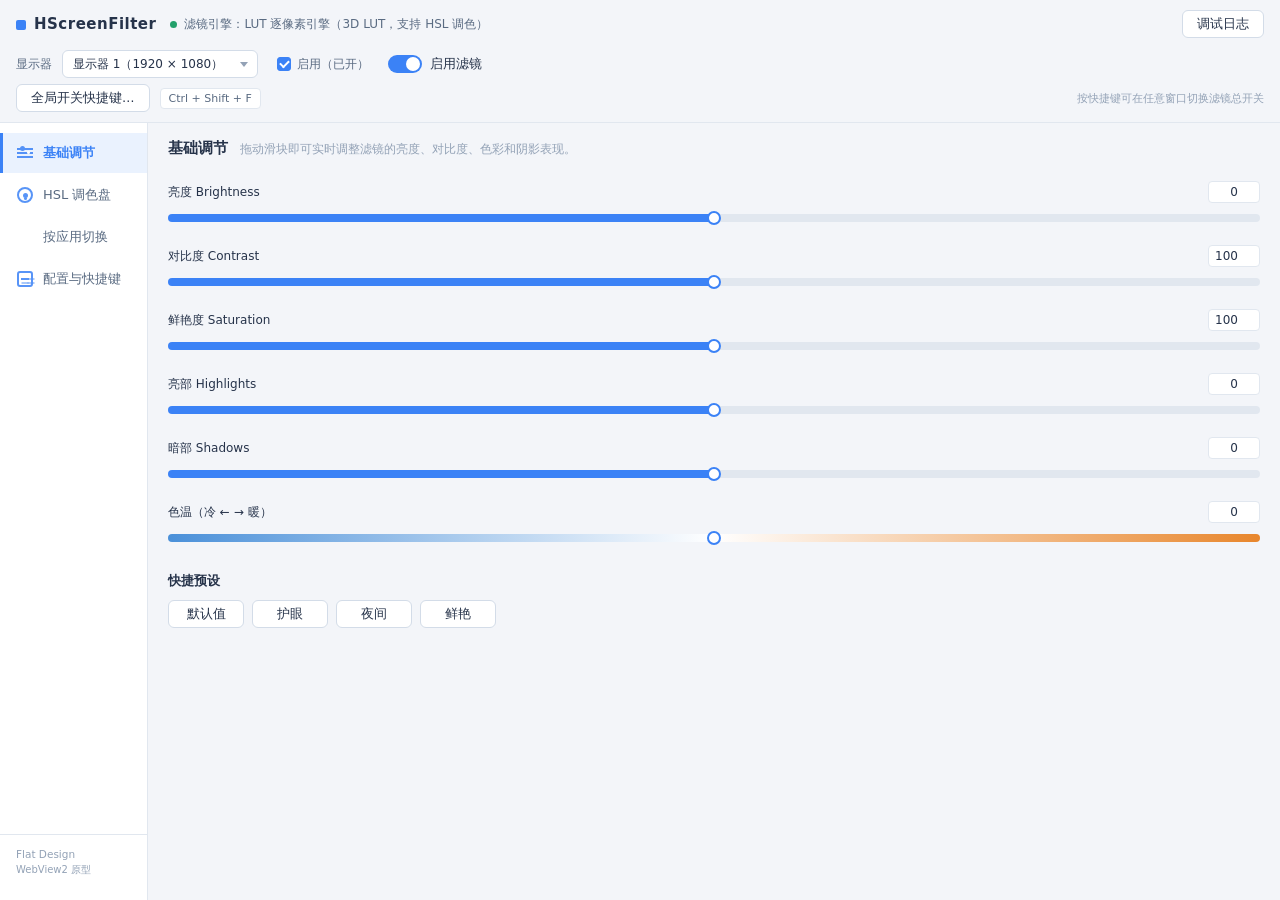
<file: webui/index.html>
<!DOCTYPE html>
<html lang="zh-CN">
<head>
<meta charset="UTF-8">
<meta name="viewport" content="width=device-width, initial-scale=1.0">
<title>HScreenFilter · Flat Design 原型</title>
<link rel="stylesheet" href="styles.css">
</head>
<body data-theme="auto">
<div id="app">

  <!-- ═══ v2 顶部：品牌 + 引擎状态 + 调试日志 ═══ -->
  <header class="app-header">
    <div class="brand">HScreenFilter</div>
    <div class="engine-status" id="engineStatus">
      <span class="dot"></span>滤镜引擎：LUT 逐像素引擎（3D LUT，支持 HSL 调色）
    </div>
    <button class="btn" id="btnDebug">调试日志</button>
  </header>

  <!-- ═══ 工具栏（两行）：显示器/启用/滤镜总开关 + 全局快捷键 ═══ -->
  <div class="toolbar">
    <div class="toolbar-row">
      <label class="toolbar-label">显示器</label>
      <div class="select-wrap">
        <select id="displaySelect">
          <option>显示器 1（1920 × 1080）</option>
          <option>显示器 2（2560 × 1440）</option>
        </select>
      </div>
      <label class="check-inline" id="displayEnableRow">
        <input type="checkbox" id="displayEnable" checked>
        <span class="checkmark"></span>
        <span class="check-text" id="displayEnableText">启用（已开）</span>
      </label>
      <label class="toggle-inline">
        <input type="checkbox" id="masterEnable" checked>
        <span class="track"><span class="knob"></span></span>
        <span class="toggle-label">启用滤镜</span>
      </label>
    </div>
    <div class="toolbar-row">
      <button class="btn" id="btnGlobalHotkey">全局开关快捷键…</button>
      <span class="hotkey-badge" id="globalHotkeyBadge">Ctrl + Shift + F</span>
      <span class="toolbar-spacer"></span>
      <span class="hint-inline">按快捷键可在任意窗口切换滤镜总开关</span>
    </div>
  </div>

  <!-- ═══ 主区域：左导航 + 右内容 ═══ -->
  <div class="main">
    <nav class="nav" id="nav">
      <button class="nav-item active" data-page="base"><span class="nav-ico ico-sliders"></span>基础调节</button>
      <button class="nav-item" data-page="hsl"><span class="nav-ico ico-palette"></span>HSL 调色盘</button>
      <button class="nav-item" data-page="perapp"><span class="nav-ico ico-apps"></span>按应用切换</button>
      <button class="nav-item" data-page="profiles"><span class="nav-ico ico-config"></span>配置与快捷键</button>
      <div class="nav-foot">Flat Design<br><span class="nav-foot-sub">WebView2 原型</span></div>
    </nav>

    <main class="content">

      <!-- ─────────── 基础调节 ─────────── -->
      <section class="page active" id="page-base">
        <div class="page-head">
          <h1>基础调节</h1>
          <p>拖动滑块即可实时调整滤镜的亮度、对比度、色彩和阴影表现。</p>
        </div>
        <div class="slider-group" id="baseSliders">
          <div class="slider-row" data-key="brightness">
            <div class="slider-label"><span>亮度 Brightness</span><input class="num" type="number" value="0"></div>
            <input type="range" class="flat-range" min="-100" max="100" value="0">
          </div>
          <div class="slider-row" data-key="contrast">
            <div class="slider-label"><span>对比度 Contrast</span><input class="num" type="number" value="100"></div>
            <input type="range" class="flat-range" min="0" max="200" value="100">
          </div>
          <div class="slider-row" data-key="saturation">
            <div class="slider-label"><span>鲜艳度 Saturation</span><input class="num" type="number" value="100"></div>
            <input type="range" class="flat-range" min="0" max="200" value="100">
          </div>
          <div class="slider-row" data-key="highlights">
            <div class="slider-label"><span>亮部 Highlights</span><input class="num" type="number" value="0"></div>
            <input type="range" class="flat-range" min="-100" max="100" value="0">
          </div>
          <div class="slider-row" data-key="shadows">
            <div class="slider-label"><span>暗部 Shadows</span><input class="num" type="number" value="0"></div>
            <input type="range" class="flat-range" min="-100" max="100" value="0">
          </div>
          <div class="slider-row" data-key="temperature">
            <div class="slider-label"><span>色温（冷 ← → 暖）</span><input class="num" type="number" value="0"></div>
            <input type="range" class="flat-range" min="-100" max="100" value="0" data-gradient="linear-gradient(to right,#4A90D9,#FFFFFF 50%,#E8862C)">
          </div>
        </div>
        <div class="preset-block">
          <h2>快捷预设</h2>
          <div class="preset-btns">
            <button class="btn preset" data-preset="default">默认值</button>
            <button class="btn preset" data-preset="eye">护眼</button>
            <button class="btn preset" data-preset="night">夜间</button>
            <button class="btn preset" data-preset="vivid">鲜艳</button>
          </div>
        </div>
      </section>

      <!-- ─────────── HSL 调色盘 ─────────── -->
      <section class="page" id="page-hsl">
        <div class="page-head">
          <h1>HSL 调色盘（3D LUT）</h1>
          <p>按色系分别精细调整色相、饱和度、明亮度，各色系互不干扰。</p>
        </div>
        <div class="hsl-options">
          <label class="toggle-row">
            <input type="checkbox" id="lutSwitch" checked>
            <span class="track"><span class="knob"></span></span>
            <span class="toggle-label">LUT 引擎开关 <em>（3D LUT 逐像素引擎，支持 HSL）</em></span>
          </label>
          <label class="toggle-row">
            <input type="checkbox" id="vsyncSwitch">
            <span class="track"><span class="knob"></span></span>
            <span class="toggle-label">垂直同步 V-Sync <em>（防撕裂）</em></span>
          </label>
        </div>
        <div class="hsl-tabs" id="hslTabs">
          <button class="tab active" data-field="0">色相</button>
          <button class="tab" data-field="1">饱和度</button>
          <button class="tab" data-field="2">明亮度</button>
        </div>
        <div class="chip-row" id="channelChips">
          <button class="chip active" data-channel="0"><i style="--c:#8899AA"></i>全部（主）</button>
          <button class="chip" data-channel="1"><i style="--c:#FF0000"></i>红</button>
          <button class="chip" data-channel="2"><i style="--c:#FF8000"></i>橙</button>
          <button class="chip" data-channel="3"><i style="--c:#FFD400"></i>黄</button>
          <button class="chip" data-channel="4"><i style="--c:#22C55E"></i>绿</button>
          <button class="chip" data-channel="5"><i style="--c:#06B6D4"></i>青</button>
          <button class="chip" data-channel="6"><i style="--c:#3B82F6"></i>蓝</button>
          <button class="chip" data-channel="7"><i style="--c:#8B5CF6"></i>紫</button>
          <button class="chip" data-channel="8"><i style="--c:#EC4899"></i>品红</button>
        </div>
        <div class="hsl-sliders" id="hslSliders">
          <!-- JS 渲染 9 个通道 × 当前字段的滑块 -->
        </div>
        <div class="hsl-foot">
          <span class="hsl-hint" id="hslHint">已启用 LUT 引擎：8 个色系可分别精确调整、互不干扰（64³ 3D LUT 逐像素着色器）。</span>
          <button class="btn" id="hslReset">默认值</button>
        </div>
      </section>

      <!-- ─────────── 按应用切换 ─────────── -->
      <section class="page" id="page-perapp">
        <div class="page-head">
          <h1>按应用切换滤镜</h1>
          <p>让滤镜只在指定应用前台时启用，切到其它窗口时自动关闭。</p>
        </div>
        <label class="toggle-row">
          <input type="checkbox" id="perAppSwitch">
          <span class="track"><span class="knob"></span></span>
          <span class="toggle-label">启用按应用切换</span>
        </label>
        <div class="card-table" id="bindingList">
          <div class="table-head"><span class="col-app">检测应用</span><span class="col-cfg">绑定配置</span></div>
          <div class="table-row"><span class="col-app"><i class="proc-ico"></i>chrome.exe</span><span class="col-cfg"><span class="tag">护眼</span></span></div>
          <div class="table-row"><span class="col-app"><i class="proc-ico"></i>Code.exe</span><span class="col-cfg"><span class="tag tag-green">夜间</span></span></div>
          <div class="table-row"><span class="col-app"><i class="proc-ico"></i>Photoshop.exe</span><span class="col-cfg"><span class="tag tag-orange">鲜艳</span></span></div>
          <div class="table-empty" id="bindingEmpty" hidden>尚未添加要检测的应用</div>
        </div>
        <div class="btn-row">
          <button class="btn" id="btnBindingAdd">添加应用…</button>
          <button class="btn" id="btnBindingPick">用当前前台应用添加</button>
          <button class="btn" id="btnBindingEdit">编辑所选</button>
          <button class="btn" id="btnBindingDel">删除所选</button>
        </div>
        <div class="status-line" id="perAppStatus">○ 尚未添加要检测的应用（请点击「添加应用…」）</div>
      </section>

      <!-- ─────────── 配置与快捷键 ─────────── -->
      <section class="page" id="page-profiles">
        <div class="page-head">
          <h1>配置与快捷键</h1>
          <p>保存多套滤镜配置，快速切换并绑定全局快捷键。</p>
        </div>
        <div class="card-table profile-table" id="profileList">
          <div class="table-head"><span class="col-name">名称</span><span class="col-engine">引擎</span><span class="col-hotkey">快捷键</span><span class="col-check">启用</span></div>
          <div class="table-row" data-profile="0">
            <span class="col-name"><i class="radio-dot on"></i>默认配置</span>
            <span class="col-engine"><span class="tag tag-blue">LUT</span></span>
            <span class="col-hotkey"><span class="hotkey-key">—</span></span>
            <span class="col-check"><button class="btn btn-enable active" data-profile="0">已启用</button></span>
          </div>
          <div class="table-row" data-profile="1">
            <span class="col-name"><i class="radio-dot"></i>护眼</span>
            <span class="col-engine"><span class="tag">放大镜</span></span>
            <span class="col-hotkey"><span class="hotkey-key">Ctrl + Alt + 1</span></span>
            <span class="col-check"><button class="btn btn-enable" data-profile="1">启用</button></span>
          </div>
          <div class="table-row" data-profile="2">
            <span class="col-name"><i class="radio-dot"></i>夜间</span>
            <span class="col-engine"><span class="tag tag-blue">LUT</span></span>
            <span class="col-hotkey"><span class="hotkey-key">Ctrl + Alt + 2</span></span>
            <span class="col-check"><button class="btn btn-enable" data-profile="2">启用</button></span>
          </div>
        </div>
        <div class="btn-row">
          <button class="btn" id="btnProfileNew">新建配置</button>
          <button class="btn" id="btnProfileRename">重命名</button>
          <button class="btn" id="btnProfileDel">删除配置</button>
          <button class="btn" id="btnProfileUp">上移</button>
          <button class="btn" id="btnProfileDown">下移</button>
        </div>
        <div class="btn-row">
          <button class="btn" id="btnProfileImport">导入配置</button>
          <button class="btn" id="btnProfileExport">导出所选配置</button>
        </div>
        <div class="hotkey-block">
          <span class="block-label">所选配置快捷键</span>
          <button class="btn" id="btnHotkeySet">设置快捷键…</button>
          <button class="btn" id="btnHotkeyClear">清除</button>
          <span class="hotkey-badge">Ctrl + Alt + 1</span>
        </div>
        <div class="settings-block">
          <div class="setting-row">
            <span class="block-label">界面主题</span>
            <div class="select-wrap">
              <select id="themeSelect">
                <option value="auto" selected>跟随系统</option>
                <option value="light">浅色（Flat）</option>
                <option value="dark">深色（Flat）</option>
              </select>
            </div>
          </div>
          <label class="toggle-row">
            <input type="checkbox" id="captureSwitch">
            <span class="track"><span class="knob"></span></span>
            <span class="toggle-label">UI 可被 OBS 捕获</span>
          </label>
          <label class="toggle-row">
            <input type="checkbox" id="autoStartSwitch">
            <span class="track"><span class="knob"></span></span>
            <span class="toggle-label">开机自动启动</span>
          </label>
          <label class="toggle-row">
            <input type="checkbox" id="autoTraySwitch">
            <span class="track"><span class="knob"></span></span>
            <span class="toggle-label">自启后自动进入托盘</span>
          </label>
        </div>
      </section>

    </main>
  </div>

  <!-- ═══ 保存条 ═══ -->
  <div class="savebar" id="saveBar" hidden>
    <span class="savebar-text">配置发生改变，是否保存？</span>
    <button class="btn btn-primary" id="btnSaveYes">保存</button>
    <button class="btn" id="btnSaveNo">取消</button>
  </div>
</div>
<script src="app.js"></script>
</body>
</html>
</file>
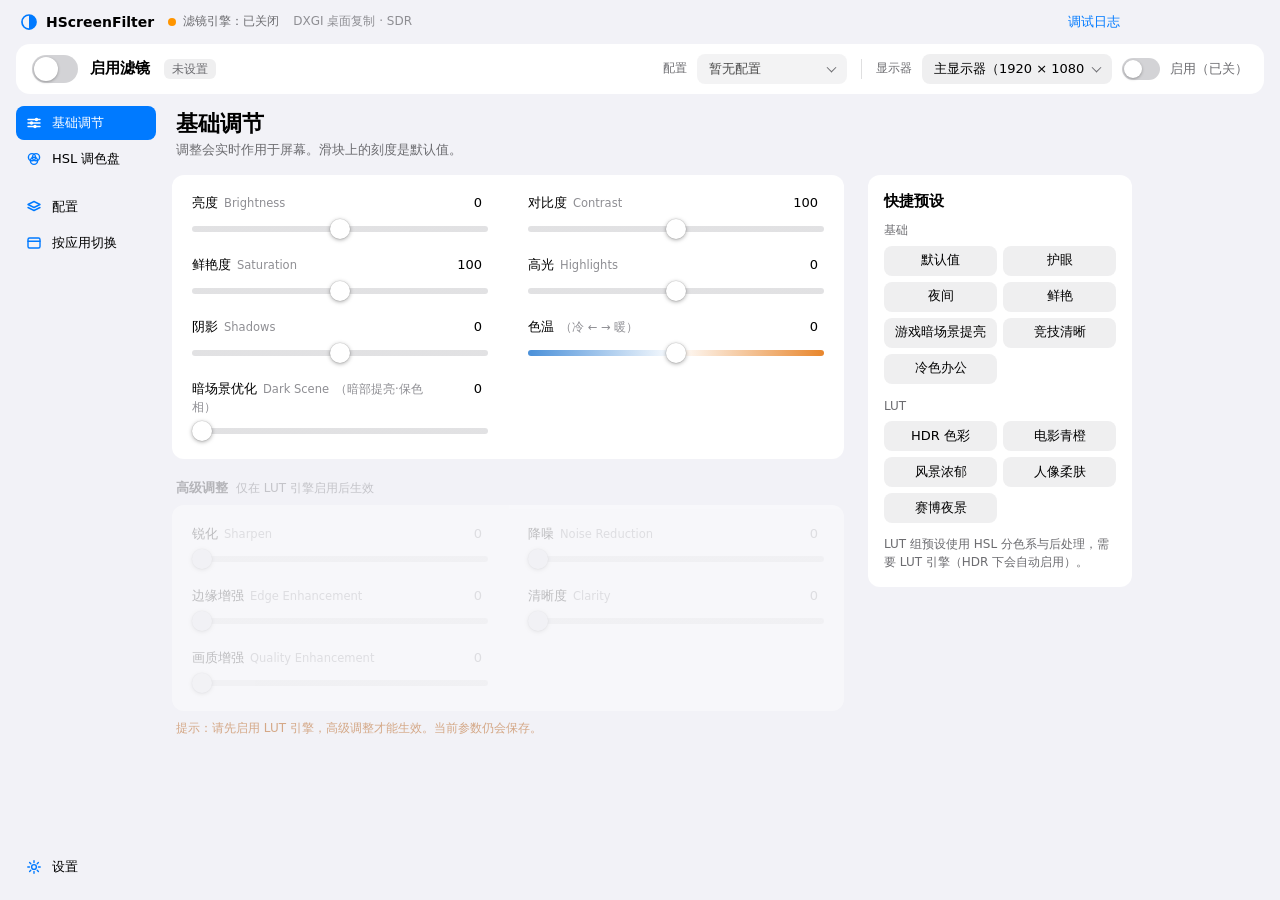
<file: webui2/index.html>
<!DOCTYPE html>
<html lang="zh-CN">
<head>
<meta charset="UTF-8">
<meta name="viewport" content="width=device-width, initial-scale=1.0">
<title>HScreenFilter</title>
<link rel="stylesheet" href="styles.css">
</head>
<body data-theme="auto">
<div id="app">

  <!-- 标题栏：品牌 + 引擎状态 + 色彩管道说明 + 调试日志（整条可拖动，按钮除外） -->
  <header class="app-header">
    <div class="brand">
      <svg class="brand-mark" viewBox="0 0 16 16" aria-hidden="true">
        <circle cx="8" cy="8" r="6.25" fill="none" stroke="currentColor" stroke-width="1.5"/>
        <path d="M8 1.75a6.25 6.25 0 0 1 0 12.5z" fill="currentColor"/>
      </svg>
      HScreenFilter
    </div>
    <div class="engine-status" id="engineStatus">
      <span class="dot"></span><span class="engine-text" id="engineText">滤镜引擎：LUT 逐像素引擎</span>
    </div>
    <!-- 色彩管道：固定 DXGI 桌面复制 + SDR（B8G8R8A8）输入输出；HDR 显示器上由 Windows 负责映射 -->
    <div class="color-mode-badge" id="colorModeBadge">DXGI 桌面复制 · SDR</div>
    <div class="header-spacer"></div>
    <!-- 实时帧率：在「设置 → 显示滤镜实时帧率」里开关 -->
    <div class="fps-badge" id="fpsBadge" hidden title="滤镜实时呈现帧率（多次呈现/秒）">— FPS</div>
    <button class="btn btn-quiet" id="btnDebug">调试日志</button>
  </header>

  <!-- 工具栏：总开关 + 当前配置 + 目标显示器。任何页面都可见，随时能开关、换配置 -->
  <div class="toolbar">
    <label class="toggle-inline master-toggle">
      <input type="checkbox" id="masterEnable" checked>
      <span class="track"><span class="knob"></span></span>
      <span class="toggle-label">启用滤镜</span>
    </label>
    <span class="hotkey-badge" id="globalHotkeyBadge" title="全局开关快捷键，可在「设置」中修改">Ctrl + Shift + F</span>

    <div class="tb-end">
      <label class="toolbar-label" for="profileSelect">配置</label>
      <div class="select-wrap"><select id="profileSelect"></select></div>
      <span class="tb-sep"></span>
      <label class="toolbar-label" for="displaySelect">显示器</label>
      <div class="select-wrap"><select id="displaySelect"></select></div>
      <label class="toggle-inline" id="displayEnableRow">
        <input type="checkbox" id="displayEnable" checked>
        <span class="track"><span class="knob"></span></span>
        <span class="check-text" id="displayEnableText">启用（已开）</span>
      </label>
    </div>
  </div>

  <div class="main">
    <nav class="nav" id="nav">
      <button class="nav-item active" data-page="base">
        <svg class="nav-ico" viewBox="0 0 16 16" aria-hidden="true"><path d="M2 4.5h12M2 8h12M2 11.5h12"/><circle cx="10.5" cy="4.5" r="1.7" fill="currentColor" stroke="none"/><circle cx="5.5" cy="8" r="1.7" fill="currentColor" stroke="none"/><circle cx="9" cy="11.5" r="1.7" fill="currentColor" stroke="none"/></svg>
        基础调节
      </button>
      <button class="nav-item" data-page="hsl">
        <svg class="nav-ico" viewBox="0 0 16 16" aria-hidden="true"><circle cx="6" cy="6.2" r="3.6"/><circle cx="10" cy="6.2" r="3.6"/><circle cx="8" cy="9.8" r="3.6"/></svg>
        HSL 调色盘
      </button>
      <div class="nav-gap"></div>
      <button class="nav-item" data-page="profiles">
        <svg class="nav-ico" viewBox="0 0 16 16" aria-hidden="true"><path d="M8 2.5 14 5.5 8 8.5 2 5.5z"/><path d="M2 8.5l6 3 6-3"/></svg>
        配置
      </button>
      <button class="nav-item" data-page="perapp">
        <svg class="nav-ico" viewBox="0 0 16 16" aria-hidden="true"><rect x="2" y="3" width="12" height="10" rx="1.5"/><path d="M2 6.2h12"/></svg>
        按应用切换
      </button>
      <button class="nav-item pinned" data-page="settings">
        <svg class="nav-ico" viewBox="0 0 16 16" aria-hidden="true"><circle cx="8" cy="8" r="2.4"/><path d="M8 1.8v1.7M8 12.5v1.7M1.8 8h1.7M12.5 8h1.7M3.6 3.6l1.2 1.2M11.2 11.2l1.2 1.2M3.6 12.4l1.2-1.2M11.2 4.8l1.2-1.2"/></svg>
        设置
      </button>
    </nav>

    <main class="content">

      <!-- ─────────── 基础调节：左边调整，右边一键预设 ─────────── -->
      <section class="page active" id="page-base">
        <div class="page-head">
          <h1>基础调节</h1>
          <p>调整会实时作用于屏幕。滑块上的刻度是默认值。</p>
        </div>
        <div class="base-layout">
          <div class="base-main">
            <div class="group">
              <!-- 由 app.js 按宿主下发的参数表渲染 -->
              <div class="slider-group" id="baseSliders"></div>
            </div>

            <div class="advanced-block">
              <div class="group-title">高级调整<small>仅在 LUT 引擎启用后生效</small></div>
              <div class="group">
                <div class="slider-group" id="advancedSliders"></div>
              </div>
              <p class="advanced-hint" id="advancedHint"></p>
            </div>
          </div>

          <aside class="side-panel">
            <h2>快捷预设</h2>
            <div class="preset-group-label">基础</div>
            <div class="preset-btns">
              <button class="btn preset" data-preset="default">默认值</button>
              <button class="btn preset" data-preset="eye">护眼</button>
              <button class="btn preset" data-preset="night">夜间</button>
              <button class="btn preset" data-preset="vivid">鲜艳</button>
              <button class="btn preset" data-preset="game-bright" title="抬黑位 + 略降对比，暗场景/室内一眼看清">游戏暗场景提亮</button>
              <button class="btn preset" data-preset="arena" title="高对比 + 压黑位 + 锐化，突出轮廓">竞技清晰</button>
              <button class="btn preset" data-preset="office" title="偏冷、低饱和、轻微提亮，久看不累">冷色办公</button>
            </div>
            <div class="preset-group-label">LUT</div>
            <div class="preset-btns">
              <button class="btn preset" data-preset="hdr" title="高对比 / 高饱和 / 提亮高光并压暗黑位，接近 HDR 观感">HDR 色彩</button>
              <button class="btn preset" data-preset="cinematic" title="暗部偏青、亮部偏橙，绿降饱和：经典电影配色">电影青橙</button>
              <button class="btn preset" data-preset="landscape" title="绿/青/蓝加饱和并抬暗部，风景细节更足">风景浓郁</button>
              <button class="btn preset" data-preset="portrait" title="肤色微提亮 + 降噪柔化，避免过度锐化">人像柔肤</button>
              <button class="btn preset" data-preset="cyber" title="青蓝紫强化 + 高对比，霓虹夜景感">赛博夜景</button>
            </div>
            <p class="advanced-hint">LUT 组预设使用 HSL 分色系与后处理，需要 LUT 引擎（HDR 下会自动启用）。</p>
          </aside>
        </div>
      </section>

      <!-- ─────────── HSL 调色盘 ─────────── -->
      <section class="page" id="page-hsl">
        <div class="page-head">
          <h1>HSL 调色盘</h1>
          <p>按色系分别调整色相、饱和度和明亮度。</p>
        </div>

        <div class="group hsl-lut">
          <label class="toggle-row row">
            <input type="checkbox" id="lutSwitch" checked>
            <span class="track"><span class="knob"></span></span>
            <span class="toggle-label">LUT 引擎开关</span>
          </label>
        </div>
        <p class="group-foot" id="hslHint">已启用 LUT 引擎：8 个色系可分别精确调整、互不干扰（64³ 3D LUT 逐像素着色器）。</p>

        <div class="hsl-bar">
          <div class="hsl-tabs" id="hslTabs">
            <button class="tab active" data-field="0">色相</button>
            <button class="tab" data-field="1">饱和度</button>
            <button class="tab" data-field="2">明亮度</button>
          </div>
          <button class="btn" id="hslReset">默认值</button>
        </div>
        <div class="chip-row" id="channelChips">
          <button class="chip active" data-channel="0"><i style="--c:hsl(0,0%,55%)"></i>全部（主）</button>
          <button class="chip" data-channel="1"><i style="--c:hsl(2,78%,52%)"></i>红</button>
          <button class="chip" data-channel="2"><i style="--c:hsl(28,90%,52%)"></i>橙</button>
          <button class="chip" data-channel="3"><i style="--c:hsl(50,92%,50%)"></i>黄</button>
          <button class="chip" data-channel="4"><i style="--c:hsl(140,60%,42%)"></i>绿</button>
          <button class="chip" data-channel="5"><i style="--c:hsl(188,80%,42%)"></i>青</button>
          <button class="chip" data-channel="6"><i style="--c:hsl(216,80%,56%)"></i>蓝</button>
          <button class="chip" data-channel="7"><i style="--c:hsl(264,62%,58%)"></i>紫</button>
          <button class="chip" data-channel="8"><i style="--c:hsl(328,72%,56%)"></i>品红</button>
        </div>
        <div class="group">
          <!-- 由 app.js 渲染：9 个通道 × 当前字段的滑块 -->
          <div class="slider-group" id="hslSliders"></div>
        </div>
      </section>

      <!-- ─────────── 配置 ─────────── -->
      <section class="page" id="page-profiles">
        <div class="page-head">
          <h1>配置</h1>
          <p>保存多套滤镜配置，快速切换并绑定快捷键。</p>
        </div>
        <div class="group profile-table" id="profileList">
          <div class="table-head"><span class="col-name">名称</span><span class="col-engine">引擎</span><span class="col-hotkey">快捷键</span><span class="col-check">启用</span></div>
          <div id="profileRows"></div>
          <div class="table-empty" id="profileEmpty" hidden>暂无配置（点击「新建配置」创建）</div>
          <div class="list-actions">
            <button class="btn btn-quiet" id="btnProfileNew">新建配置</button>
            <button class="btn btn-quiet" id="btnProfileRename">重命名</button>
            <button class="btn btn-quiet" id="btnProfileDel">删除配置</button>
            <button class="btn btn-quiet" id="btnProfileUp">上移</button>
            <button class="btn btn-quiet" id="btnProfileDown">下移</button>
            <span class="sp"></span>
            <button class="btn btn-quiet" id="btnProfileImport">导入配置</button>
            <button class="btn btn-quiet" id="btnProfileExport">导出所选配置</button>
          </div>
        </div>

        <div class="group-title">快捷键</div>
        <div class="group">
          <div class="row">
            <span class="row-label">所选配置快捷键</span>
            <span class="row-ctl">
              <span class="hotkey-badge" id="profileHotkeyBadge">—</span>
              <button class="btn" id="btnHotkeySet">设置快捷键…</button>
              <button class="btn btn-quiet" id="btnHotkeyClear">清除</button>
            </span>
          </div>
        </div>
        <p class="group-foot hotkey-hint-line" id="hotkeyHint"></p>
      </section>

      <!-- ─────────── 按应用切换 ─────────── -->
      <section class="page" id="page-perapp">
        <div class="page-head">
          <h1>按应用切换</h1>
          <p>让滤镜只在指定应用前台时启用，切到其它窗口时自动关闭。</p>
        </div>
        <div class="group">
          <label class="toggle-row row">
            <input type="checkbox" id="perAppSwitch">
            <span class="track"><span class="knob"></span></span>
            <span class="toggle-label">启用按应用切换</span>
          </label>
        </div>

        <div class="group" id="bindingList">
          <div class="table-head"><span class="col-app">检测应用</span><span class="col-cfg">绑定配置</span></div>
          <div id="bindingRows"></div>
          <div class="table-empty" id="bindingEmpty" hidden>尚未添加要检测的应用</div>
          <div class="list-actions">
            <button class="btn btn-quiet" id="btnBindingAdd">添加应用…</button>
            <button class="btn btn-quiet" id="btnBindingPick">用当前前台应用添加</button>
            <span class="sp"></span>
            <button class="btn btn-quiet" id="btnBindingEdit">编辑所选</button>
            <button class="btn btn-quiet" id="btnBindingDel">删除所选</button>
          </div>
        </div>
        <p class="group-foot" id="perAppStatus">○ 尚未添加要检测的应用（请点击「添加应用…」）</p>
      </section>

      <!-- ─────────── 设置：不常改的应用级选项 ─────────── -->
      <section class="page" id="page-settings">
        <div class="page-head">
          <h1>设置</h1>
        </div>

        <div class="group-title">通用</div>
        <div class="group">
          <div class="row">
            <span class="row-label">界面主题</span>
            <div class="select-wrap">
              <select id="themeSelect">
                <option value="auto" selected>跟随系统</option>
                <option value="light">浅色</option>
                <option value="dark">深色</option>
              </select>
            </div>
          </div>
          <label class="toggle-row row">
            <input type="checkbox" id="autoStartSwitch">
            <span class="track"><span class="knob"></span></span>
            <span class="toggle-label">开机自动启动</span>
          </label>
          <label class="toggle-row row">
            <input type="checkbox" id="autoTraySwitch">
            <span class="track"><span class="knob"></span></span>
            <span class="toggle-label">自启后自动进入托盘</span>
          </label>
        </div>

        <div class="group-title">全局快捷键</div>
        <div class="group">
          <div class="row">
            <span class="row-label">全局开关快捷键</span>
            <span class="row-ctl">
              <span class="hotkey-badge" id="globalHotkeyBadge2">Ctrl + Shift + F</span>
              <button class="btn" id="btnGlobalHotkey">设置快捷键…</button>
              <button class="btn btn-quiet" id="btnGlobalHotkeyClear">清除</button>
            </span>
          </div>
          <label class="toggle-row row">
            <input type="checkbox" id="hotkeyCompatSwitch">
            <span class="track"><span class="knob"></span></span>
            <span class="toggle-label">按键兼容模式（不独占游戏按键）</span>
          </label>
        </div>
        <p class="group-foot" id="hotkeyCompatHint">开启后全局热键改用被动键盘钩子，不再向系统独占注册；游戏和其它程序仍能收到同一按键。若游戏自己的键盘钩子优先消费了该键，本程序的热键可能不响应。</p>

        <div class="group-title">显示与性能</div>
        <div class="group">
          <label class="toggle-row row">
            <input type="checkbox" id="vsyncSwitch">
            <span class="track"><span class="knob"></span></span>
            <span class="toggle-label">垂直同步 V-Sync</span>
          </label>
          <label class="toggle-row row">
            <input type="checkbox" id="fpsSwitch">
            <span class="track"><span class="knob"></span></span>
            <span class="toggle-label">显示滤镜实时帧率（右上角数字 + 日志每秒帧率明细）</span>
          </label>
        </div>
      </section>

    </main>
  </div>

  <!-- 模态弹窗（配置名 / 绑定编辑） -->
  <div class="modal-overlay" id="modalOverlay">
    <div class="modal">
      <h3 id="modalTitle">提示</h3>
      <div id="modalBody"></div>
      <div class="modal-actions">
        <button class="btn" id="modalCancel">取消</button>
        <button class="btn btn-primary" id="modalOk">确定</button>
      </div>
    </div>
  </div>

  <!-- 保存条 -->
  <div class="savebar" id="saveBar" hidden>
    <span class="savebar-text">配置发生改变，是否保存？</span>
    <button class="btn btn-primary" id="btnSaveYes">保存</button>
    <button class="btn" id="btnSaveNo">取消</button>
  </div>
</div>
<script src="app.js"></script>
</body>
</html>
</file>
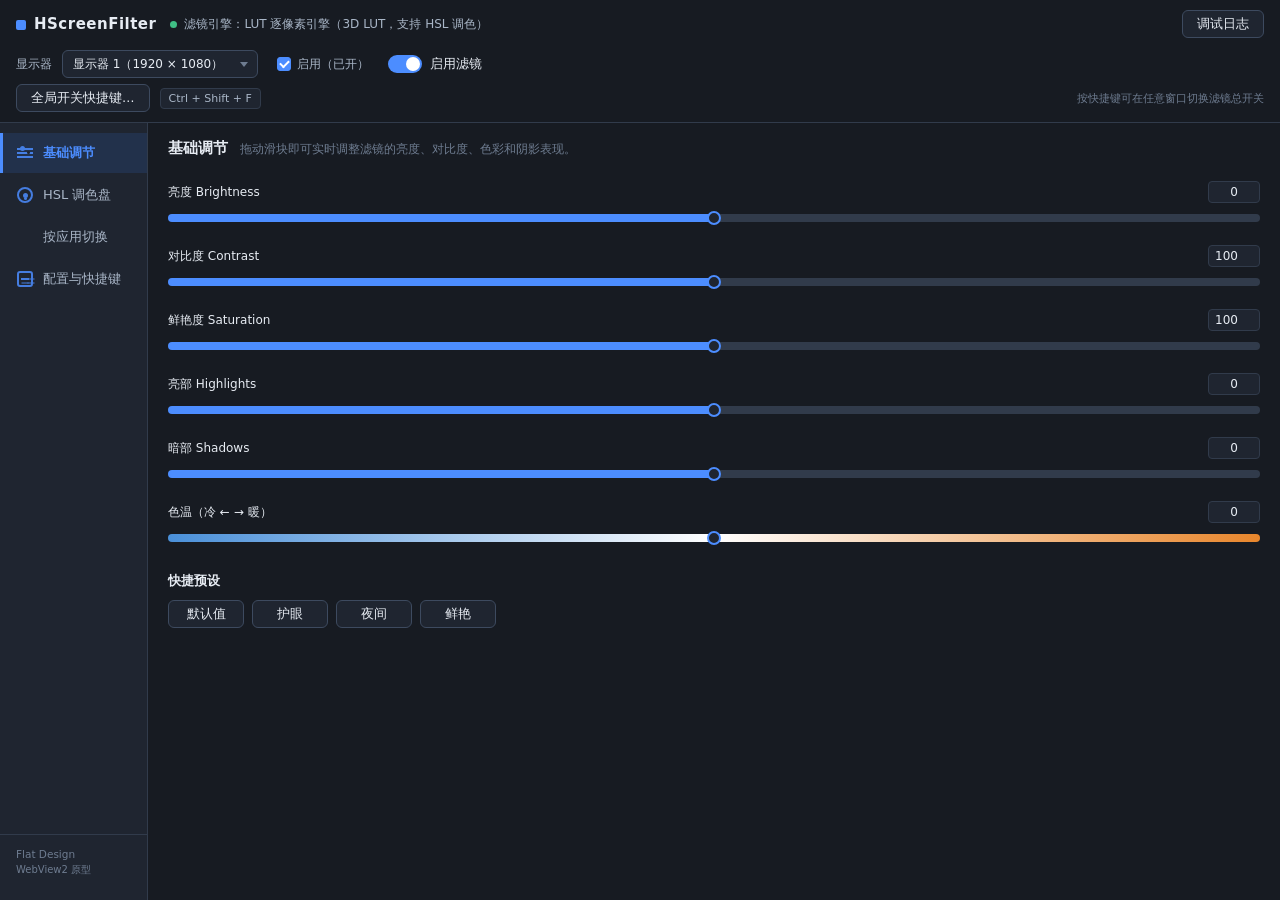
<file: webui/index-dark.html>
<!DOCTYPE html>
<html lang="zh-CN">
<head>
<meta charset="UTF-8">
<meta name="viewport" content="width=device-width, initial-scale=1.0">
<title>HScreenFilter · Flat Design 原型</title>
<link rel="stylesheet" href="styles.css">
</head>
<body data-theme="dark">
<div id="app">

  <!-- ═══ v2 顶部：品牌 + 引擎状态 + 调试日志 ═══ -->
  <header class="app-header">
    <div class="brand">HScreenFilter</div>
    <div class="engine-status" id="engineStatus">
      <span class="dot"></span>滤镜引擎：LUT 逐像素引擎（3D LUT，支持 HSL 调色）
    </div>
    <button class="btn" id="btnDebug">调试日志</button>
  </header>

  <!-- ═══ 工具栏（两行）：显示器/启用/滤镜总开关 + 全局快捷键 ═══ -->
  <div class="toolbar">
    <div class="toolbar-row">
      <label class="toolbar-label">显示器</label>
      <div class="select-wrap">
        <select id="displaySelect">
          <option>显示器 1（1920 × 1080）</option>
          <option>显示器 2（2560 × 1440）</option>
        </select>
      </div>
      <label class="check-inline" id="displayEnableRow">
        <input type="checkbox" id="displayEnable" checked>
        <span class="checkmark"></span>
        <span class="check-text" id="displayEnableText">启用（已开）</span>
      </label>
      <label class="toggle-inline">
        <input type="checkbox" id="masterEnable" checked>
        <span class="track"><span class="knob"></span></span>
        <span class="toggle-label">启用滤镜</span>
      </label>
    </div>
    <div class="toolbar-row">
      <button class="btn" id="btnGlobalHotkey">全局开关快捷键…</button>
      <span class="hotkey-badge" id="globalHotkeyBadge">Ctrl + Shift + F</span>
      <span class="toolbar-spacer"></span>
      <span class="hint-inline">按快捷键可在任意窗口切换滤镜总开关</span>
    </div>
  </div>

  <!-- ═══ 主区域：左导航 + 右内容 ═══ -->
  <div class="main">
    <nav class="nav" id="nav">
      <button class="nav-item active" data-page="base"><span class="nav-ico ico-sliders"></span>基础调节</button>
      <button class="nav-item" data-page="hsl"><span class="nav-ico ico-palette"></span>HSL 调色盘</button>
      <button class="nav-item" data-page="perapp"><span class="nav-ico ico-apps"></span>按应用切换</button>
      <button class="nav-item" data-page="profiles"><span class="nav-ico ico-config"></span>配置与快捷键</button>
      <div class="nav-foot">Flat Design<br><span class="nav-foot-sub">WebView2 原型</span></div>
    </nav>

    <main class="content">

      <!-- ─────────── 基础调节 ─────────── -->
      <section class="page active" id="page-base">
        <div class="page-head">
          <h1>基础调节</h1>
          <p>拖动滑块即可实时调整滤镜的亮度、对比度、色彩和阴影表现。</p>
        </div>
        <div class="slider-group" id="baseSliders">
          <div class="slider-row" data-key="brightness">
            <div class="slider-label"><span>亮度 Brightness</span><input class="num" type="number" value="0"></div>
            <input type="range" class="flat-range" min="-100" max="100" value="0">
          </div>
          <div class="slider-row" data-key="contrast">
            <div class="slider-label"><span>对比度 Contrast</span><input class="num" type="number" value="100"></div>
            <input type="range" class="flat-range" min="0" max="200" value="100">
          </div>
          <div class="slider-row" data-key="saturation">
            <div class="slider-label"><span>鲜艳度 Saturation</span><input class="num" type="number" value="100"></div>
            <input type="range" class="flat-range" min="0" max="200" value="100">
          </div>
          <div class="slider-row" data-key="highlights">
            <div class="slider-label"><span>亮部 Highlights</span><input class="num" type="number" value="0"></div>
            <input type="range" class="flat-range" min="-100" max="100" value="0">
          </div>
          <div class="slider-row" data-key="shadows">
            <div class="slider-label"><span>暗部 Shadows</span><input class="num" type="number" value="0"></div>
            <input type="range" class="flat-range" min="-100" max="100" value="0">
          </div>
          <div class="slider-row" data-key="temperature">
            <div class="slider-label"><span>色温（冷 ← → 暖）</span><input class="num" type="number" value="0"></div>
            <input type="range" class="flat-range" min="-100" max="100" value="0" data-gradient="linear-gradient(to right,#4A90D9,#FFFFFF 50%,#E8862C)">
          </div>
        </div>
        <div class="preset-block">
          <h2>快捷预设</h2>
          <div class="preset-btns">
            <button class="btn preset" data-preset="default">默认值</button>
            <button class="btn preset" data-preset="eye">护眼</button>
            <button class="btn preset" data-preset="night">夜间</button>
            <button class="btn preset" data-preset="vivid">鲜艳</button>
          </div>
        </div>
      </section>

      <!-- ─────────── HSL 调色盘 ─────────── -->
      <section class="page" id="page-hsl">
        <div class="page-head">
          <h1>HSL 调色盘（3D LUT）</h1>
          <p>按色系分别精细调整色相、饱和度、明亮度，各色系互不干扰。</p>
        </div>
        <div class="hsl-options">
          <label class="toggle-row">
            <input type="checkbox" id="lutSwitch" checked>
            <span class="track"><span class="knob"></span></span>
            <span class="toggle-label">LUT 引擎开关 <em>（3D LUT 逐像素引擎，支持 HSL）</em></span>
          </label>
          <label class="toggle-row">
            <input type="checkbox" id="vsyncSwitch">
            <span class="track"><span class="knob"></span></span>
            <span class="toggle-label">垂直同步 V-Sync <em>（防撕裂）</em></span>
          </label>
        </div>
        <div class="hsl-tabs" id="hslTabs">
          <button class="tab active" data-field="0">色相</button>
          <button class="tab" data-field="1">饱和度</button>
          <button class="tab" data-field="2">明亮度</button>
        </div>
        <div class="chip-row" id="channelChips">
          <button class="chip active" data-channel="0"><i style="--c:#8899AA"></i>全部（主）</button>
          <button class="chip" data-channel="1"><i style="--c:#FF0000"></i>红</button>
          <button class="chip" data-channel="2"><i style="--c:#FF8000"></i>橙</button>
          <button class="chip" data-channel="3"><i style="--c:#FFD400"></i>黄</button>
          <button class="chip" data-channel="4"><i style="--c:#22C55E"></i>绿</button>
          <button class="chip" data-channel="5"><i style="--c:#06B6D4"></i>青</button>
          <button class="chip" data-channel="6"><i style="--c:#3B82F6"></i>蓝</button>
          <button class="chip" data-channel="7"><i style="--c:#8B5CF6"></i>紫</button>
          <button class="chip" data-channel="8"><i style="--c:#EC4899"></i>品红</button>
        </div>
        <div class="hsl-sliders" id="hslSliders">
          <!-- JS 渲染 9 个通道 × 当前字段的滑块 -->
        </div>
        <div class="hsl-foot">
          <span class="hsl-hint" id="hslHint">已启用 LUT 引擎：8 个色系可分别精确调整、互不干扰（64³ 3D LUT 逐像素着色器）。</span>
          <button class="btn" id="hslReset">默认值</button>
        </div>
      </section>

      <!-- ─────────── 按应用切换 ─────────── -->
      <section class="page" id="page-perapp">
        <div class="page-head">
          <h1>按应用切换滤镜</h1>
          <p>让滤镜只在指定应用前台时启用，切到其它窗口时自动关闭。</p>
        </div>
        <label class="toggle-row">
          <input type="checkbox" id="perAppSwitch">
          <span class="track"><span class="knob"></span></span>
          <span class="toggle-label">启用按应用切换</span>
        </label>
        <div class="card-table" id="bindingList">
          <div class="table-head"><span class="col-app">检测应用</span><span class="col-cfg">绑定配置</span></div>
          <div class="table-row"><span class="col-app"><i class="proc-ico"></i>chrome.exe</span><span class="col-cfg"><span class="tag">护眼</span></span></div>
          <div class="table-row"><span class="col-app"><i class="proc-ico"></i>Code.exe</span><span class="col-cfg"><span class="tag tag-green">夜间</span></span></div>
          <div class="table-row"><span class="col-app"><i class="proc-ico"></i>Photoshop.exe</span><span class="col-cfg"><span class="tag tag-orange">鲜艳</span></span></div>
          <div class="table-empty" id="bindingEmpty" hidden>尚未添加要检测的应用</div>
        </div>
        <div class="btn-row">
          <button class="btn" id="btnBindingAdd">添加应用…</button>
          <button class="btn" id="btnBindingPick">用当前前台应用添加</button>
          <button class="btn" id="btnBindingEdit">编辑所选</button>
          <button class="btn" id="btnBindingDel">删除所选</button>
        </div>
        <div class="status-line" id="perAppStatus">○ 尚未添加要检测的应用（请点击「添加应用…」）</div>
      </section>

      <!-- ─────────── 配置与快捷键 ─────────── -->
      <section class="page" id="page-profiles">
        <div class="page-head">
          <h1>配置与快捷键</h1>
          <p>保存多套滤镜配置，快速切换并绑定全局快捷键。</p>
        </div>
        <div class="card-table profile-table" id="profileList">
          <div class="table-head"><span class="col-name">名称</span><span class="col-engine">引擎</span><span class="col-hotkey">快捷键</span><span class="col-check">启用</span></div>
          <div class="table-row" data-profile="0">
            <span class="col-name"><i class="radio-dot on"></i>默认配置</span>
            <span class="col-engine"><span class="tag tag-blue">LUT</span></span>
            <span class="col-hotkey"><span class="hotkey-key">—</span></span>
            <span class="col-check"><button class="btn btn-enable active" data-profile="0">已启用</button></span>
          </div>
          <div class="table-row" data-profile="1">
            <span class="col-name"><i class="radio-dot"></i>护眼</span>
            <span class="col-engine"><span class="tag">放大镜</span></span>
            <span class="col-hotkey"><span class="hotkey-key">Ctrl + Alt + 1</span></span>
            <span class="col-check"><button class="btn btn-enable" data-profile="1">启用</button></span>
          </div>
          <div class="table-row" data-profile="2">
            <span class="col-name"><i class="radio-dot"></i>夜间</span>
            <span class="col-engine"><span class="tag tag-blue">LUT</span></span>
            <span class="col-hotkey"><span class="hotkey-key">Ctrl + Alt + 2</span></span>
            <span class="col-check"><button class="btn btn-enable" data-profile="2">启用</button></span>
          </div>
        </div>
        <div class="btn-row">
          <button class="btn" id="btnProfileNew">新建配置</button>
          <button class="btn" id="btnProfileRename">重命名</button>
          <button class="btn" id="btnProfileDel">删除配置</button>
          <button class="btn" id="btnProfileUp">上移</button>
          <button class="btn" id="btnProfileDown">下移</button>
        </div>
        <div class="btn-row">
          <button class="btn" id="btnProfileImport">导入配置</button>
          <button class="btn" id="btnProfileExport">导出所选配置</button>
        </div>
        <div class="hotkey-block">
          <span class="block-label">所选配置快捷键</span>
          <button class="btn" id="btnHotkeySet">设置快捷键…</button>
          <button class="btn" id="btnHotkeyClear">清除</button>
          <span class="hotkey-badge">Ctrl + Alt + 1</span>
        </div>
        <div class="settings-block">
          <div class="setting-row">
            <span class="block-label">界面主题</span>
            <div class="select-wrap">
              <select id="themeSelect">
                <option value="auto" selected>跟随系统</option>
                <option value="light">浅色（Flat）</option>
                <option value="dark">深色（Flat）</option>
              </select>
            </div>
          </div>
          <label class="toggle-row">
            <input type="checkbox" id="captureSwitch">
            <span class="track"><span class="knob"></span></span>
            <span class="toggle-label">UI 可被 OBS 捕获</span>
          </label>
          <label class="toggle-row">
            <input type="checkbox" id="autoStartSwitch">
            <span class="track"><span class="knob"></span></span>
            <span class="toggle-label">开机自动启动</span>
          </label>
          <label class="toggle-row">
            <input type="checkbox" id="autoTraySwitch">
            <span class="track"><span class="knob"></span></span>
            <span class="toggle-label">自启后自动进入托盘</span>
          </label>
        </div>
      </section>

    </main>
  </div>

  <!-- ═══ 保存条 ═══ -->
  <div class="savebar" id="saveBar" hidden>
    <span class="savebar-text">配置发生改变，是否保存？</span>
    <button class="btn btn-primary" id="btnSaveYes">保存</button>
    <button class="btn" id="btnSaveNo">取消</button>
  </div>
</div>
<script src="app.js"></script>
</body>
</html>
</file>
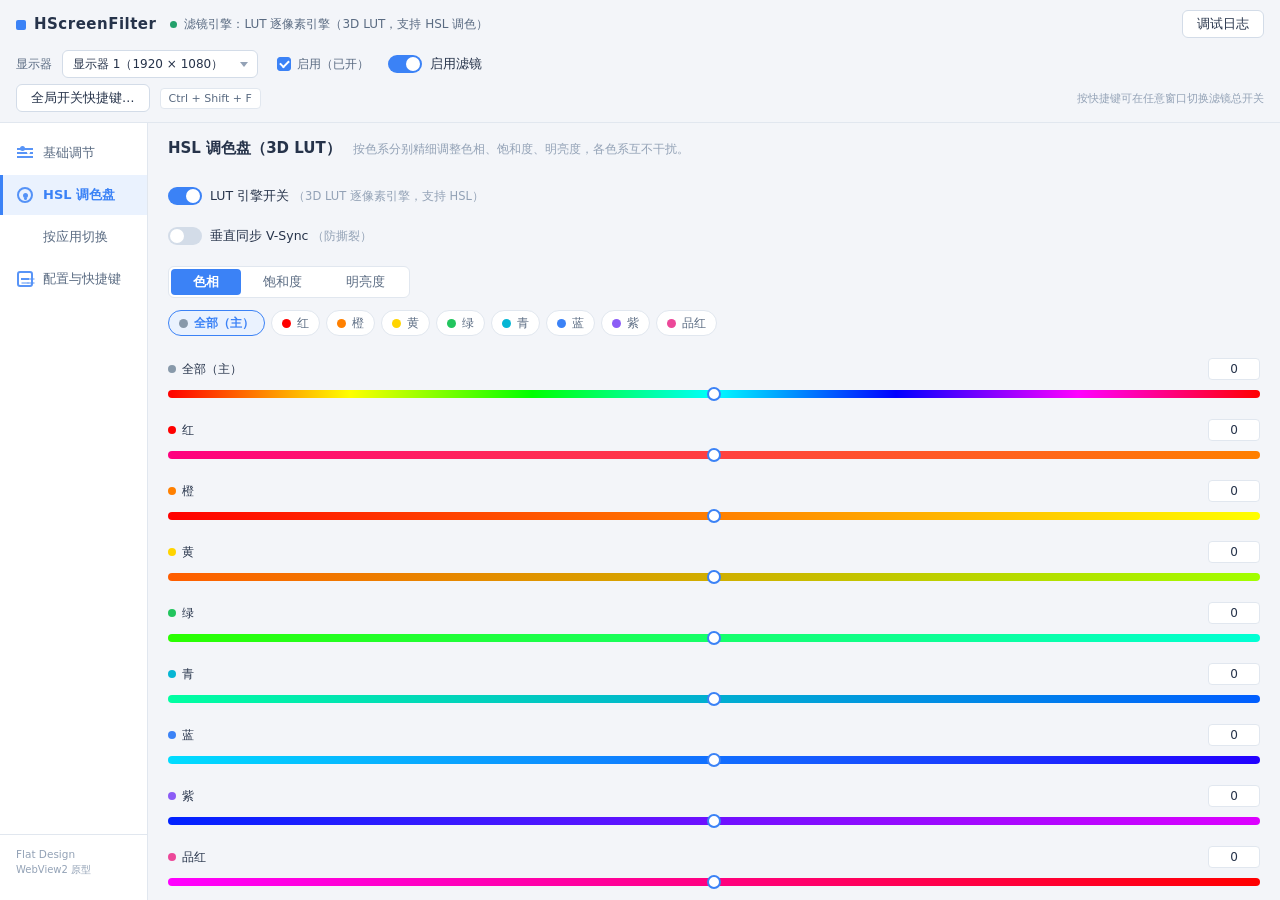
<file: webui/preview-hsl-hue.html>
<!DOCTYPE html>
<html lang="zh-CN">
<head>
<meta charset="UTF-8">
<meta name="viewport" content="width=device-width, initial-scale=1.0">
<title>HScreenFilter · Flat Design 原型</title>
<link rel="stylesheet" href="styles.css">
</head>
<body data-theme="light">
<div id="app">

  <!-- ═══ v2 顶部：品牌 + 引擎状态 + 调试日志 ═══ -->
  <header class="app-header">
    <div class="brand">HScreenFilter</div>
    <div class="engine-status" id="engineStatus">
      <span class="dot"></span>滤镜引擎：LUT 逐像素引擎（3D LUT，支持 HSL 调色）
    </div>
    <button class="btn" id="btnDebug">调试日志</button>
  </header>

  <!-- ═══ 工具栏（两行）：显示器/启用/滤镜总开关 + 全局快捷键 ═══ -->
  <div class="toolbar">
    <div class="toolbar-row">
      <label class="toolbar-label">显示器</label>
      <div class="select-wrap">
        <select id="displaySelect">
          <option>显示器 1（1920 × 1080）</option>
          <option>显示器 2（2560 × 1440）</option>
        </select>
      </div>
      <label class="check-inline" id="displayEnableRow">
        <input type="checkbox" id="displayEnable" checked>
        <span class="checkmark"></span>
        <span class="check-text" id="displayEnableText">启用（已开）</span>
      </label>
      <label class="toggle-inline">
        <input type="checkbox" id="masterEnable" checked>
        <span class="track"><span class="knob"></span></span>
        <span class="toggle-label">启用滤镜</span>
      </label>
    </div>
    <div class="toolbar-row">
      <button class="btn" id="btnGlobalHotkey">全局开关快捷键…</button>
      <span class="hotkey-badge" id="globalHotkeyBadge">Ctrl + Shift + F</span>
      <span class="toolbar-spacer"></span>
      <span class="hint-inline">按快捷键可在任意窗口切换滤镜总开关</span>
    </div>
  </div>

  <!-- ═══ 主区域：左导航 + 右内容 ═══ -->
  <div class="main">
    <nav class="nav" id="nav">
      <button class="nav-item" data-page="base"><span class="nav-ico ico-sliders"></span>基础调节</button>
      <button class="nav-item active" data-page="hsl"><span class="nav-ico ico-palette"></span>HSL 调色盘</button>
      <button class="nav-item" data-page="perapp"><span class="nav-ico ico-apps"></span>按应用切换</button>
      <button class="nav-item" data-page="profiles"><span class="nav-ico ico-config"></span>配置与快捷键</button>
      <div class="nav-foot">Flat Design<br><span class="nav-foot-sub">WebView2 原型</span></div>
    </nav>

    <main class="content">

      <!-- ─────────── 基础调节 ─────────── -->
      <section class="page" id="page-base">
        <div class="page-head">
          <h1>基础调节</h1>
          <p>拖动滑块即可实时调整滤镜的亮度、对比度、色彩和阴影表现。</p>
        </div>
        <div class="slider-group" id="baseSliders">
          <div class="slider-row" data-key="brightness">
            <div class="slider-label"><span>亮度 Brightness</span><input class="num" type="number" value="0"></div>
            <input type="range" class="flat-range" min="-100" max="100" value="0">
          </div>
          <div class="slider-row" data-key="contrast">
            <div class="slider-label"><span>对比度 Contrast</span><input class="num" type="number" value="100"></div>
            <input type="range" class="flat-range" min="0" max="200" value="100">
          </div>
          <div class="slider-row" data-key="saturation">
            <div class="slider-label"><span>鲜艳度 Saturation</span><input class="num" type="number" value="100"></div>
            <input type="range" class="flat-range" min="0" max="200" value="100">
          </div>
          <div class="slider-row" data-key="highlights">
            <div class="slider-label"><span>亮部 Highlights</span><input class="num" type="number" value="0"></div>
            <input type="range" class="flat-range" min="-100" max="100" value="0">
          </div>
          <div class="slider-row" data-key="shadows">
            <div class="slider-label"><span>暗部 Shadows</span><input class="num" type="number" value="0"></div>
            <input type="range" class="flat-range" min="-100" max="100" value="0">
          </div>
          <div class="slider-row" data-key="temperature">
            <div class="slider-label"><span>色温（冷 ← → 暖）</span><input class="num" type="number" value="0"></div>
            <input type="range" class="flat-range" min="-100" max="100" value="0" data-gradient="linear-gradient(to right,#4A90D9,#FFFFFF 50%,#E8862C)">
          </div>
        </div>
        <div class="preset-block">
          <h2>快捷预设</h2>
          <div class="preset-btns">
            <button class="btn preset" data-preset="default">默认值</button>
            <button class="btn preset" data-preset="eye">护眼</button>
            <button class="btn preset" data-preset="night">夜间</button>
            <button class="btn preset" data-preset="vivid">鲜艳</button>
          </div>
        </div>
      </section>

      <!-- ─────────── HSL 调色盘 ─────────── -->
      <section class="page active" id="page-hsl">
        <div class="page-head">
          <h1>HSL 调色盘（3D LUT）</h1>
          <p>按色系分别精细调整色相、饱和度、明亮度，各色系互不干扰。</p>
        </div>
        <div class="hsl-options">
          <label class="toggle-row">
            <input type="checkbox" id="lutSwitch" checked>
            <span class="track"><span class="knob"></span></span>
            <span class="toggle-label">LUT 引擎开关 <em>（3D LUT 逐像素引擎，支持 HSL）</em></span>
          </label>
          <label class="toggle-row">
            <input type="checkbox" id="vsyncSwitch">
            <span class="track"><span class="knob"></span></span>
            <span class="toggle-label">垂直同步 V-Sync <em>（防撕裂）</em></span>
          </label>
        </div>
        <div class="hsl-tabs" id="hslTabs">
          <button class="tab active" data-field="0">色相</button>
          <button class="tab" data-field="1">饱和度</button>
          <button class="tab" data-field="2">明亮度</button>
        </div>
        <div class="chip-row" id="channelChips">
          <button class="chip active" data-channel="0"><i style="--c:#8899AA"></i>全部（主）</button>
          <button class="chip" data-channel="1"><i style="--c:#FF0000"></i>红</button>
          <button class="chip" data-channel="2"><i style="--c:#FF8000"></i>橙</button>
          <button class="chip" data-channel="3"><i style="--c:#FFD400"></i>黄</button>
          <button class="chip" data-channel="4"><i style="--c:#22C55E"></i>绿</button>
          <button class="chip" data-channel="5"><i style="--c:#06B6D4"></i>青</button>
          <button class="chip" data-channel="6"><i style="--c:#3B82F6"></i>蓝</button>
          <button class="chip" data-channel="7"><i style="--c:#8B5CF6"></i>紫</button>
          <button class="chip" data-channel="8"><i style="--c:#EC4899"></i>品红</button>
        </div>
        <div class="hsl-sliders" id="hslSliders">
          <!-- JS 渲染 9 个通道 × 当前字段的滑块 -->
        </div>
        <div class="hsl-foot">
          <span class="hsl-hint" id="hslHint">已启用 LUT 引擎：8 个色系可分别精确调整、互不干扰（64³ 3D LUT 逐像素着色器）。</span>
          <button class="btn" id="hslReset">默认值</button>
        </div>
      </section>

      <!-- ─────────── 按应用切换 ─────────── -->
      <section class="page" id="page-perapp">
        <div class="page-head">
          <h1>按应用切换滤镜</h1>
          <p>让滤镜只在指定应用前台时启用，切到其它窗口时自动关闭。</p>
        </div>
        <label class="toggle-row">
          <input type="checkbox" id="perAppSwitch">
          <span class="track"><span class="knob"></span></span>
          <span class="toggle-label">启用按应用切换</span>
        </label>
        <div class="card-table" id="bindingList">
          <div class="table-head"><span class="col-app">检测应用</span><span class="col-cfg">绑定配置</span></div>
          <div class="table-row"><span class="col-app"><i class="proc-ico"></i>chrome.exe</span><span class="col-cfg"><span class="tag">护眼</span></span></div>
          <div class="table-row"><span class="col-app"><i class="proc-ico"></i>Code.exe</span><span class="col-cfg"><span class="tag tag-green">夜间</span></span></div>
          <div class="table-row"><span class="col-app"><i class="proc-ico"></i>Photoshop.exe</span><span class="col-cfg"><span class="tag tag-orange">鲜艳</span></span></div>
          <div class="table-empty" id="bindingEmpty" hidden>尚未添加要检测的应用</div>
        </div>
        <div class="btn-row">
          <button class="btn" id="btnBindingAdd">添加应用…</button>
          <button class="btn" id="btnBindingPick">用当前前台应用添加</button>
          <button class="btn" id="btnBindingEdit">编辑所选</button>
          <button class="btn" id="btnBindingDel">删除所选</button>
        </div>
        <div class="status-line" id="perAppStatus">○ 尚未添加要检测的应用（请点击「添加应用…」）</div>
      </section>

      <!-- ─────────── 配置与快捷键 ─────────── -->
      <section class="page" id="page-profiles">
        <div class="page-head">
          <h1>配置与快捷键</h1>
          <p>保存多套滤镜配置，快速切换并绑定全局快捷键。</p>
        </div>
        <div class="card-table profile-table" id="profileList">
          <div class="table-head"><span class="col-name">名称</span><span class="col-engine">引擎</span><span class="col-hotkey">快捷键</span><span class="col-check">启用</span></div>
          <div class="table-row" data-profile="0">
            <span class="col-name"><i class="radio-dot on"></i>默认配置</span>
            <span class="col-engine"><span class="tag tag-blue">LUT</span></span>
            <span class="col-hotkey"><span class="hotkey-key">—</span></span>
            <span class="col-check"><button class="btn btn-enable active" data-profile="0">已启用</button></span>
          </div>
          <div class="table-row" data-profile="1">
            <span class="col-name"><i class="radio-dot"></i>护眼</span>
            <span class="col-engine"><span class="tag">放大镜</span></span>
            <span class="col-hotkey"><span class="hotkey-key">Ctrl + Alt + 1</span></span>
            <span class="col-check"><button class="btn btn-enable" data-profile="1">启用</button></span>
          </div>
          <div class="table-row" data-profile="2">
            <span class="col-name"><i class="radio-dot"></i>夜间</span>
            <span class="col-engine"><span class="tag tag-blue">LUT</span></span>
            <span class="col-hotkey"><span class="hotkey-key">Ctrl + Alt + 2</span></span>
            <span class="col-check"><button class="btn btn-enable" data-profile="2">启用</button></span>
          </div>
        </div>
        <div class="btn-row">
          <button class="btn" id="btnProfileNew">新建配置</button>
          <button class="btn" id="btnProfileRename">重命名</button>
          <button class="btn" id="btnProfileDel">删除配置</button>
          <button class="btn" id="btnProfileUp">上移</button>
          <button class="btn" id="btnProfileDown">下移</button>
        </div>
        <div class="btn-row">
          <button class="btn" id="btnProfileImport">导入配置</button>
          <button class="btn" id="btnProfileExport">导出所选配置</button>
        </div>
        <div class="hotkey-block">
          <span class="block-label">所选配置快捷键</span>
          <button class="btn" id="btnHotkeySet">设置快捷键…</button>
          <button class="btn" id="btnHotkeyClear">清除</button>
          <span class="hotkey-badge">Ctrl + Alt + 1</span>
        </div>
        <div class="settings-block">
          <div class="setting-row">
            <span class="block-label">界面主题</span>
            <div class="select-wrap">
              <select id="themeSelect">
                <option value="auto" selected>跟随系统</option>
                <option value="light">浅色（Flat）</option>
                <option value="dark">深色（Flat）</option>
              </select>
            </div>
          </div>
          <label class="toggle-row">
            <input type="checkbox" id="captureSwitch">
            <span class="track"><span class="knob"></span></span>
            <span class="toggle-label">UI 可被 OBS 捕获</span>
          </label>
          <label class="toggle-row">
            <input type="checkbox" id="autoStartSwitch">
            <span class="track"><span class="knob"></span></span>
            <span class="toggle-label">开机自动启动</span>
          </label>
          <label class="toggle-row">
            <input type="checkbox" id="autoTraySwitch">
            <span class="track"><span class="knob"></span></span>
            <span class="toggle-label">自启后自动进入托盘</span>
          </label>
        </div>
      </section>

    </main>
  </div>

  <!-- ═══ 保存条 ═══ -->
  <div class="savebar" id="saveBar" hidden>
    <span class="savebar-text">配置发生改变，是否保存？</span>
    <button class="btn btn-primary" id="btnSaveYes">保存</button>
    <button class="btn" id="btnSaveNo">取消</button>
  </div>
</div>
<script>window.__hsfInitField = 0;</script>
<script src="app.js"></script>
</body>
</html>
</file>
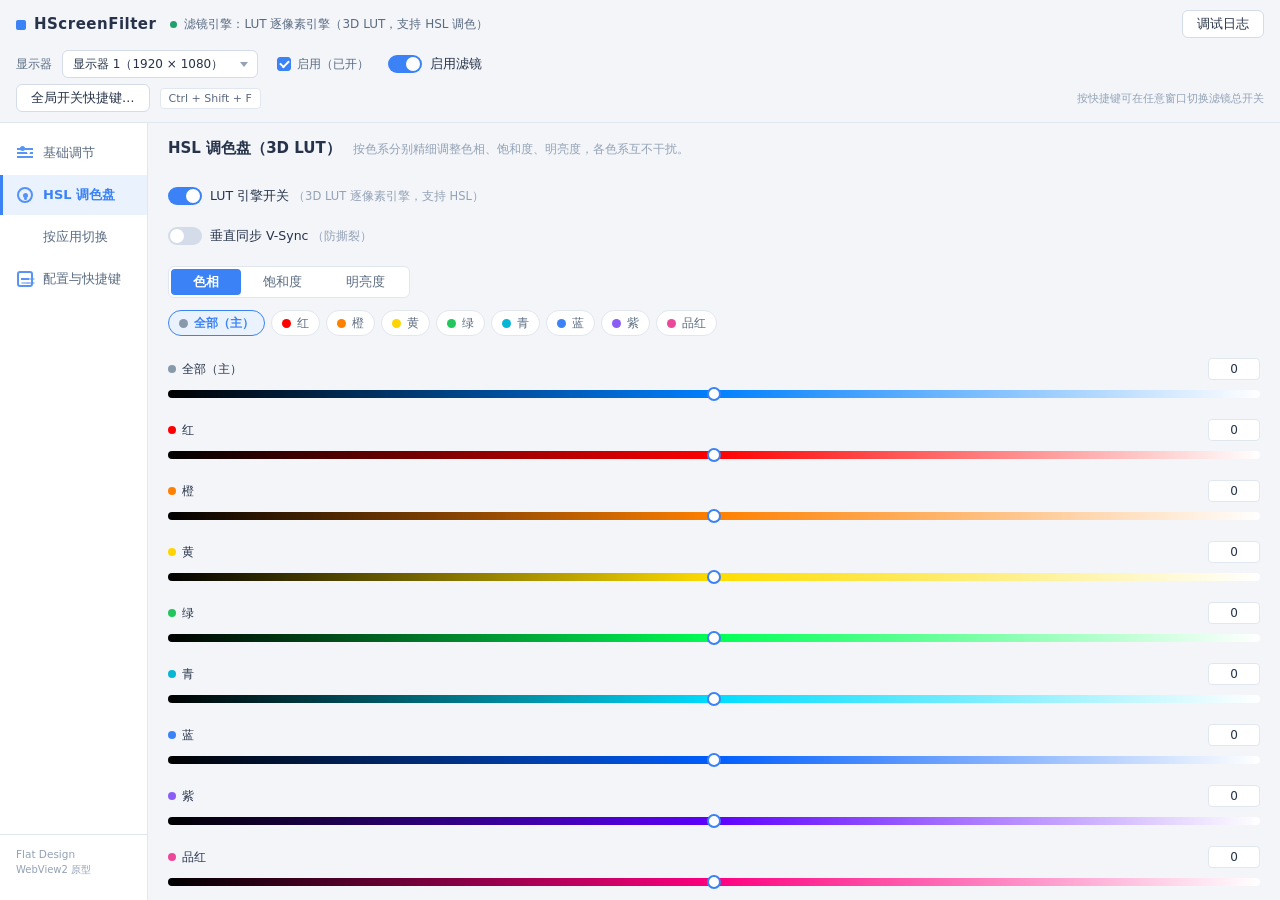
<file: webui/preview-hsl-light.html>
<!DOCTYPE html>
<html lang="zh-CN">
<head>
<meta charset="UTF-8">
<meta name="viewport" content="width=device-width, initial-scale=1.0">
<title>HScreenFilter · Flat Design 原型</title>
<link rel="stylesheet" href="styles.css">
</head>
<body data-theme="light">
<div id="app">

  <!-- ═══ v2 顶部：品牌 + 引擎状态 + 调试日志 ═══ -->
  <header class="app-header">
    <div class="brand">HScreenFilter</div>
    <div class="engine-status" id="engineStatus">
      <span class="dot"></span>滤镜引擎：LUT 逐像素引擎（3D LUT，支持 HSL 调色）
    </div>
    <button class="btn" id="btnDebug">调试日志</button>
  </header>

  <!-- ═══ 工具栏（两行）：显示器/启用/滤镜总开关 + 全局快捷键 ═══ -->
  <div class="toolbar">
    <div class="toolbar-row">
      <label class="toolbar-label">显示器</label>
      <div class="select-wrap">
        <select id="displaySelect">
          <option>显示器 1（1920 × 1080）</option>
          <option>显示器 2（2560 × 1440）</option>
        </select>
      </div>
      <label class="check-inline" id="displayEnableRow">
        <input type="checkbox" id="displayEnable" checked>
        <span class="checkmark"></span>
        <span class="check-text" id="displayEnableText">启用（已开）</span>
      </label>
      <label class="toggle-inline">
        <input type="checkbox" id="masterEnable" checked>
        <span class="track"><span class="knob"></span></span>
        <span class="toggle-label">启用滤镜</span>
      </label>
    </div>
    <div class="toolbar-row">
      <button class="btn" id="btnGlobalHotkey">全局开关快捷键…</button>
      <span class="hotkey-badge" id="globalHotkeyBadge">Ctrl + Shift + F</span>
      <span class="toolbar-spacer"></span>
      <span class="hint-inline">按快捷键可在任意窗口切换滤镜总开关</span>
    </div>
  </div>

  <!-- ═══ 主区域：左导航 + 右内容 ═══ -->
  <div class="main">
    <nav class="nav" id="nav">
      <button class="nav-item" data-page="base"><span class="nav-ico ico-sliders"></span>基础调节</button>
      <button class="nav-item active" data-page="hsl"><span class="nav-ico ico-palette"></span>HSL 调色盘</button>
      <button class="nav-item" data-page="perapp"><span class="nav-ico ico-apps"></span>按应用切换</button>
      <button class="nav-item" data-page="profiles"><span class="nav-ico ico-config"></span>配置与快捷键</button>
      <div class="nav-foot">Flat Design<br><span class="nav-foot-sub">WebView2 原型</span></div>
    </nav>

    <main class="content">

      <!-- ─────────── 基础调节 ─────────── -->
      <section class="page" id="page-base">
        <div class="page-head">
          <h1>基础调节</h1>
          <p>拖动滑块即可实时调整滤镜的亮度、对比度、色彩和阴影表现。</p>
        </div>
        <div class="slider-group" id="baseSliders">
          <div class="slider-row" data-key="brightness">
            <div class="slider-label"><span>亮度 Brightness</span><input class="num" type="number" value="0"></div>
            <input type="range" class="flat-range" min="-100" max="100" value="0">
          </div>
          <div class="slider-row" data-key="contrast">
            <div class="slider-label"><span>对比度 Contrast</span><input class="num" type="number" value="100"></div>
            <input type="range" class="flat-range" min="0" max="200" value="100">
          </div>
          <div class="slider-row" data-key="saturation">
            <div class="slider-label"><span>鲜艳度 Saturation</span><input class="num" type="number" value="100"></div>
            <input type="range" class="flat-range" min="0" max="200" value="100">
          </div>
          <div class="slider-row" data-key="highlights">
            <div class="slider-label"><span>亮部 Highlights</span><input class="num" type="number" value="0"></div>
            <input type="range" class="flat-range" min="-100" max="100" value="0">
          </div>
          <div class="slider-row" data-key="shadows">
            <div class="slider-label"><span>暗部 Shadows</span><input class="num" type="number" value="0"></div>
            <input type="range" class="flat-range" min="-100" max="100" value="0">
          </div>
          <div class="slider-row" data-key="temperature">
            <div class="slider-label"><span>色温（冷 ← → 暖）</span><input class="num" type="number" value="0"></div>
            <input type="range" class="flat-range" min="-100" max="100" value="0" data-gradient="linear-gradient(to right,#4A90D9,#FFFFFF 50%,#E8862C)">
          </div>
        </div>
        <div class="preset-block">
          <h2>快捷预设</h2>
          <div class="preset-btns">
            <button class="btn preset" data-preset="default">默认值</button>
            <button class="btn preset" data-preset="eye">护眼</button>
            <button class="btn preset" data-preset="night">夜间</button>
            <button class="btn preset" data-preset="vivid">鲜艳</button>
          </div>
        </div>
      </section>

      <!-- ─────────── HSL 调色盘 ─────────── -->
      <section class="page active" id="page-hsl">
        <div class="page-head">
          <h1>HSL 调色盘（3D LUT）</h1>
          <p>按色系分别精细调整色相、饱和度、明亮度，各色系互不干扰。</p>
        </div>
        <div class="hsl-options">
          <label class="toggle-row">
            <input type="checkbox" id="lutSwitch" checked>
            <span class="track"><span class="knob"></span></span>
            <span class="toggle-label">LUT 引擎开关 <em>（3D LUT 逐像素引擎，支持 HSL）</em></span>
          </label>
          <label class="toggle-row">
            <input type="checkbox" id="vsyncSwitch">
            <span class="track"><span class="knob"></span></span>
            <span class="toggle-label">垂直同步 V-Sync <em>（防撕裂）</em></span>
          </label>
        </div>
        <div class="hsl-tabs" id="hslTabs">
          <button class="tab active" data-field="0">色相</button>
          <button class="tab" data-field="1">饱和度</button>
          <button class="tab" data-field="2">明亮度</button>
        </div>
        <div class="chip-row" id="channelChips">
          <button class="chip active" data-channel="0"><i style="--c:#8899AA"></i>全部（主）</button>
          <button class="chip" data-channel="1"><i style="--c:#FF0000"></i>红</button>
          <button class="chip" data-channel="2"><i style="--c:#FF8000"></i>橙</button>
          <button class="chip" data-channel="3"><i style="--c:#FFD400"></i>黄</button>
          <button class="chip" data-channel="4"><i style="--c:#22C55E"></i>绿</button>
          <button class="chip" data-channel="5"><i style="--c:#06B6D4"></i>青</button>
          <button class="chip" data-channel="6"><i style="--c:#3B82F6"></i>蓝</button>
          <button class="chip" data-channel="7"><i style="--c:#8B5CF6"></i>紫</button>
          <button class="chip" data-channel="8"><i style="--c:#EC4899"></i>品红</button>
        </div>
        <div class="hsl-sliders" id="hslSliders">
          <!-- JS 渲染 9 个通道 × 当前字段的滑块 -->
        </div>
        <div class="hsl-foot">
          <span class="hsl-hint" id="hslHint">已启用 LUT 引擎：8 个色系可分别精确调整、互不干扰（64³ 3D LUT 逐像素着色器）。</span>
          <button class="btn" id="hslReset">默认值</button>
        </div>
      </section>

      <!-- ─────────── 按应用切换 ─────────── -->
      <section class="page" id="page-perapp">
        <div class="page-head">
          <h1>按应用切换滤镜</h1>
          <p>让滤镜只在指定应用前台时启用，切到其它窗口时自动关闭。</p>
        </div>
        <label class="toggle-row">
          <input type="checkbox" id="perAppSwitch">
          <span class="track"><span class="knob"></span></span>
          <span class="toggle-label">启用按应用切换</span>
        </label>
        <div class="card-table" id="bindingList">
          <div class="table-head"><span class="col-app">检测应用</span><span class="col-cfg">绑定配置</span></div>
          <div class="table-row"><span class="col-app"><i class="proc-ico"></i>chrome.exe</span><span class="col-cfg"><span class="tag">护眼</span></span></div>
          <div class="table-row"><span class="col-app"><i class="proc-ico"></i>Code.exe</span><span class="col-cfg"><span class="tag tag-green">夜间</span></span></div>
          <div class="table-row"><span class="col-app"><i class="proc-ico"></i>Photoshop.exe</span><span class="col-cfg"><span class="tag tag-orange">鲜艳</span></span></div>
          <div class="table-empty" id="bindingEmpty" hidden>尚未添加要检测的应用</div>
        </div>
        <div class="btn-row">
          <button class="btn" id="btnBindingAdd">添加应用…</button>
          <button class="btn" id="btnBindingPick">用当前前台应用添加</button>
          <button class="btn" id="btnBindingEdit">编辑所选</button>
          <button class="btn" id="btnBindingDel">删除所选</button>
        </div>
        <div class="status-line" id="perAppStatus">○ 尚未添加要检测的应用（请点击「添加应用…」）</div>
      </section>

      <!-- ─────────── 配置与快捷键 ─────────── -->
      <section class="page" id="page-profiles">
        <div class="page-head">
          <h1>配置与快捷键</h1>
          <p>保存多套滤镜配置，快速切换并绑定全局快捷键。</p>
        </div>
        <div class="card-table profile-table" id="profileList">
          <div class="table-head"><span class="col-name">名称</span><span class="col-engine">引擎</span><span class="col-hotkey">快捷键</span><span class="col-check">启用</span></div>
          <div class="table-row" data-profile="0">
            <span class="col-name"><i class="radio-dot on"></i>默认配置</span>
            <span class="col-engine"><span class="tag tag-blue">LUT</span></span>
            <span class="col-hotkey"><span class="hotkey-key">—</span></span>
            <span class="col-check"><button class="btn btn-enable active" data-profile="0">已启用</button></span>
          </div>
          <div class="table-row" data-profile="1">
            <span class="col-name"><i class="radio-dot"></i>护眼</span>
            <span class="col-engine"><span class="tag">放大镜</span></span>
            <span class="col-hotkey"><span class="hotkey-key">Ctrl + Alt + 1</span></span>
            <span class="col-check"><button class="btn btn-enable" data-profile="1">启用</button></span>
          </div>
          <div class="table-row" data-profile="2">
            <span class="col-name"><i class="radio-dot"></i>夜间</span>
            <span class="col-engine"><span class="tag tag-blue">LUT</span></span>
            <span class="col-hotkey"><span class="hotkey-key">Ctrl + Alt + 2</span></span>
            <span class="col-check"><button class="btn btn-enable" data-profile="2">启用</button></span>
          </div>
        </div>
        <div class="btn-row">
          <button class="btn" id="btnProfileNew">新建配置</button>
          <button class="btn" id="btnProfileRename">重命名</button>
          <button class="btn" id="btnProfileDel">删除配置</button>
          <button class="btn" id="btnProfileUp">上移</button>
          <button class="btn" id="btnProfileDown">下移</button>
        </div>
        <div class="btn-row">
          <button class="btn" id="btnProfileImport">导入配置</button>
          <button class="btn" id="btnProfileExport">导出所选配置</button>
        </div>
        <div class="hotkey-block">
          <span class="block-label">所选配置快捷键</span>
          <button class="btn" id="btnHotkeySet">设置快捷键…</button>
          <button class="btn" id="btnHotkeyClear">清除</button>
          <span class="hotkey-badge">Ctrl + Alt + 1</span>
        </div>
        <div class="settings-block">
          <div class="setting-row">
            <span class="block-label">界面主题</span>
            <div class="select-wrap">
              <select id="themeSelect">
                <option value="auto" selected>跟随系统</option>
                <option value="light">浅色（Flat）</option>
                <option value="dark">深色（Flat）</option>
              </select>
            </div>
          </div>
          <label class="toggle-row">
            <input type="checkbox" id="captureSwitch">
            <span class="track"><span class="knob"></span></span>
            <span class="toggle-label">UI 可被 OBS 捕获</span>
          </label>
          <label class="toggle-row">
            <input type="checkbox" id="autoStartSwitch">
            <span class="track"><span class="knob"></span></span>
            <span class="toggle-label">开机自动启动</span>
          </label>
          <label class="toggle-row">
            <input type="checkbox" id="autoTraySwitch">
            <span class="track"><span class="knob"></span></span>
            <span class="toggle-label">自启后自动进入托盘</span>
          </label>
        </div>
      </section>

    </main>
  </div>

  <!-- ═══ 保存条 ═══ -->
  <div class="savebar" id="saveBar" hidden>
    <span class="savebar-text">配置发生改变，是否保存？</span>
    <button class="btn btn-primary" id="btnSaveYes">保存</button>
    <button class="btn" id="btnSaveNo">取消</button>
  </div>
</div>
<script>window.__hsfInitField = 2;</script>
<script src="app.js"></script>
</body>
</html>
</file>
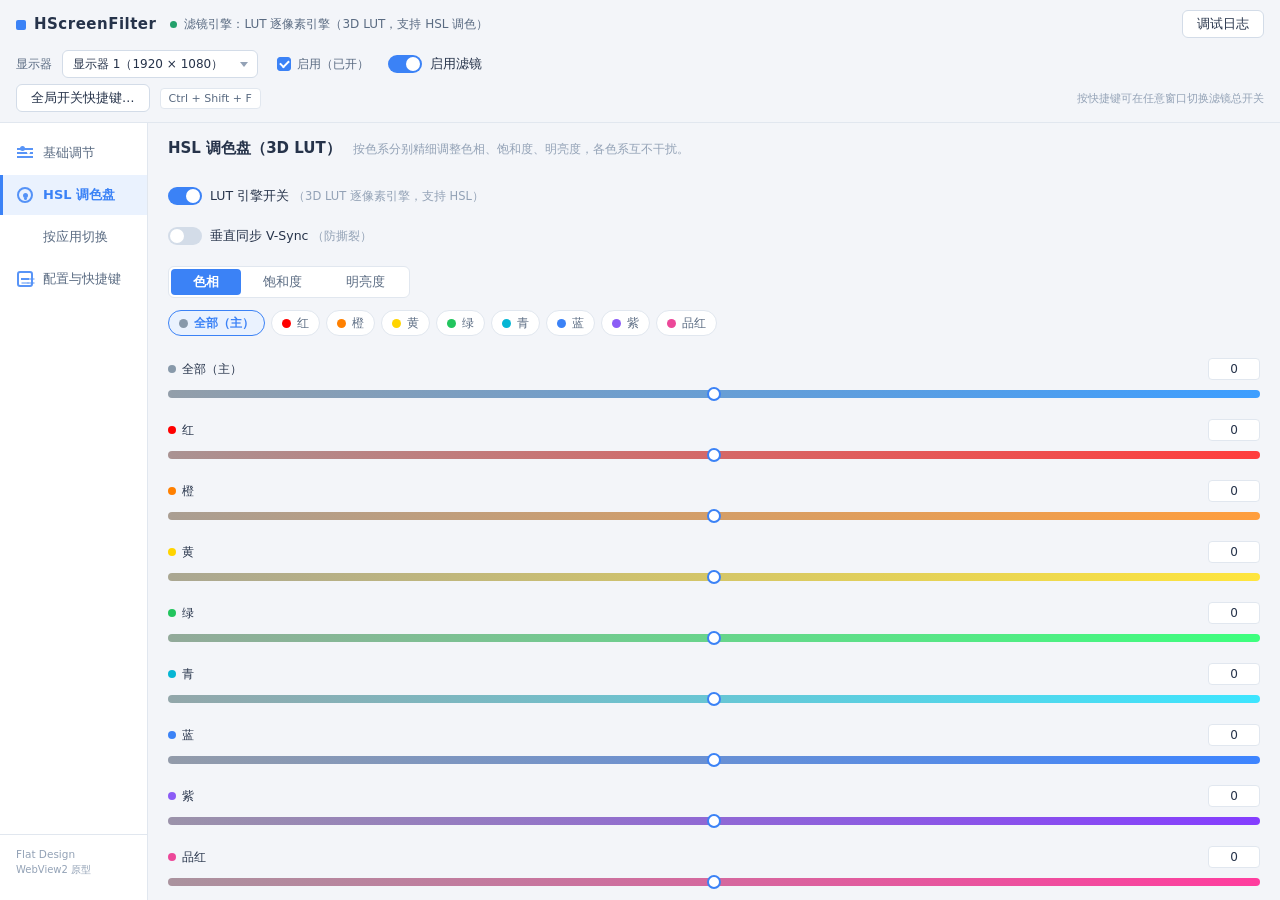
<file: webui/preview-hsl-sat.html>
<!DOCTYPE html>
<html lang="zh-CN">
<head>
<meta charset="UTF-8">
<meta name="viewport" content="width=device-width, initial-scale=1.0">
<title>HScreenFilter · Flat Design 原型</title>
<link rel="stylesheet" href="styles.css">
</head>
<body data-theme="light">
<div id="app">

  <!-- ═══ v2 顶部：品牌 + 引擎状态 + 调试日志 ═══ -->
  <header class="app-header">
    <div class="brand">HScreenFilter</div>
    <div class="engine-status" id="engineStatus">
      <span class="dot"></span>滤镜引擎：LUT 逐像素引擎（3D LUT，支持 HSL 调色）
    </div>
    <button class="btn" id="btnDebug">调试日志</button>
  </header>

  <!-- ═══ 工具栏（两行）：显示器/启用/滤镜总开关 + 全局快捷键 ═══ -->
  <div class="toolbar">
    <div class="toolbar-row">
      <label class="toolbar-label">显示器</label>
      <div class="select-wrap">
        <select id="displaySelect">
          <option>显示器 1（1920 × 1080）</option>
          <option>显示器 2（2560 × 1440）</option>
        </select>
      </div>
      <label class="check-inline" id="displayEnableRow">
        <input type="checkbox" id="displayEnable" checked>
        <span class="checkmark"></span>
        <span class="check-text" id="displayEnableText">启用（已开）</span>
      </label>
      <label class="toggle-inline">
        <input type="checkbox" id="masterEnable" checked>
        <span class="track"><span class="knob"></span></span>
        <span class="toggle-label">启用滤镜</span>
      </label>
    </div>
    <div class="toolbar-row">
      <button class="btn" id="btnGlobalHotkey">全局开关快捷键…</button>
      <span class="hotkey-badge" id="globalHotkeyBadge">Ctrl + Shift + F</span>
      <span class="toolbar-spacer"></span>
      <span class="hint-inline">按快捷键可在任意窗口切换滤镜总开关</span>
    </div>
  </div>

  <!-- ═══ 主区域：左导航 + 右内容 ═══ -->
  <div class="main">
    <nav class="nav" id="nav">
      <button class="nav-item" data-page="base"><span class="nav-ico ico-sliders"></span>基础调节</button>
      <button class="nav-item active" data-page="hsl"><span class="nav-ico ico-palette"></span>HSL 调色盘</button>
      <button class="nav-item" data-page="perapp"><span class="nav-ico ico-apps"></span>按应用切换</button>
      <button class="nav-item" data-page="profiles"><span class="nav-ico ico-config"></span>配置与快捷键</button>
      <div class="nav-foot">Flat Design<br><span class="nav-foot-sub">WebView2 原型</span></div>
    </nav>

    <main class="content">

      <!-- ─────────── 基础调节 ─────────── -->
      <section class="page" id="page-base">
        <div class="page-head">
          <h1>基础调节</h1>
          <p>拖动滑块即可实时调整滤镜的亮度、对比度、色彩和阴影表现。</p>
        </div>
        <div class="slider-group" id="baseSliders">
          <div class="slider-row" data-key="brightness">
            <div class="slider-label"><span>亮度 Brightness</span><input class="num" type="number" value="0"></div>
            <input type="range" class="flat-range" min="-100" max="100" value="0">
          </div>
          <div class="slider-row" data-key="contrast">
            <div class="slider-label"><span>对比度 Contrast</span><input class="num" type="number" value="100"></div>
            <input type="range" class="flat-range" min="0" max="200" value="100">
          </div>
          <div class="slider-row" data-key="saturation">
            <div class="slider-label"><span>鲜艳度 Saturation</span><input class="num" type="number" value="100"></div>
            <input type="range" class="flat-range" min="0" max="200" value="100">
          </div>
          <div class="slider-row" data-key="highlights">
            <div class="slider-label"><span>亮部 Highlights</span><input class="num" type="number" value="0"></div>
            <input type="range" class="flat-range" min="-100" max="100" value="0">
          </div>
          <div class="slider-row" data-key="shadows">
            <div class="slider-label"><span>暗部 Shadows</span><input class="num" type="number" value="0"></div>
            <input type="range" class="flat-range" min="-100" max="100" value="0">
          </div>
          <div class="slider-row" data-key="temperature">
            <div class="slider-label"><span>色温（冷 ← → 暖）</span><input class="num" type="number" value="0"></div>
            <input type="range" class="flat-range" min="-100" max="100" value="0" data-gradient="linear-gradient(to right,#4A90D9,#FFFFFF 50%,#E8862C)">
          </div>
        </div>
        <div class="preset-block">
          <h2>快捷预设</h2>
          <div class="preset-btns">
            <button class="btn preset" data-preset="default">默认值</button>
            <button class="btn preset" data-preset="eye">护眼</button>
            <button class="btn preset" data-preset="night">夜间</button>
            <button class="btn preset" data-preset="vivid">鲜艳</button>
          </div>
        </div>
      </section>

      <!-- ─────────── HSL 调色盘 ─────────── -->
      <section class="page active" id="page-hsl">
        <div class="page-head">
          <h1>HSL 调色盘（3D LUT）</h1>
          <p>按色系分别精细调整色相、饱和度、明亮度，各色系互不干扰。</p>
        </div>
        <div class="hsl-options">
          <label class="toggle-row">
            <input type="checkbox" id="lutSwitch" checked>
            <span class="track"><span class="knob"></span></span>
            <span class="toggle-label">LUT 引擎开关 <em>（3D LUT 逐像素引擎，支持 HSL）</em></span>
          </label>
          <label class="toggle-row">
            <input type="checkbox" id="vsyncSwitch">
            <span class="track"><span class="knob"></span></span>
            <span class="toggle-label">垂直同步 V-Sync <em>（防撕裂）</em></span>
          </label>
        </div>
        <div class="hsl-tabs" id="hslTabs">
          <button class="tab active" data-field="0">色相</button>
          <button class="tab" data-field="1">饱和度</button>
          <button class="tab" data-field="2">明亮度</button>
        </div>
        <div class="chip-row" id="channelChips">
          <button class="chip active" data-channel="0"><i style="--c:#8899AA"></i>全部（主）</button>
          <button class="chip" data-channel="1"><i style="--c:#FF0000"></i>红</button>
          <button class="chip" data-channel="2"><i style="--c:#FF8000"></i>橙</button>
          <button class="chip" data-channel="3"><i style="--c:#FFD400"></i>黄</button>
          <button class="chip" data-channel="4"><i style="--c:#22C55E"></i>绿</button>
          <button class="chip" data-channel="5"><i style="--c:#06B6D4"></i>青</button>
          <button class="chip" data-channel="6"><i style="--c:#3B82F6"></i>蓝</button>
          <button class="chip" data-channel="7"><i style="--c:#8B5CF6"></i>紫</button>
          <button class="chip" data-channel="8"><i style="--c:#EC4899"></i>品红</button>
        </div>
        <div class="hsl-sliders" id="hslSliders">
          <!-- JS 渲染 9 个通道 × 当前字段的滑块 -->
        </div>
        <div class="hsl-foot">
          <span class="hsl-hint" id="hslHint">已启用 LUT 引擎：8 个色系可分别精确调整、互不干扰（64³ 3D LUT 逐像素着色器）。</span>
          <button class="btn" id="hslReset">默认值</button>
        </div>
      </section>

      <!-- ─────────── 按应用切换 ─────────── -->
      <section class="page" id="page-perapp">
        <div class="page-head">
          <h1>按应用切换滤镜</h1>
          <p>让滤镜只在指定应用前台时启用，切到其它窗口时自动关闭。</p>
        </div>
        <label class="toggle-row">
          <input type="checkbox" id="perAppSwitch">
          <span class="track"><span class="knob"></span></span>
          <span class="toggle-label">启用按应用切换</span>
        </label>
        <div class="card-table" id="bindingList">
          <div class="table-head"><span class="col-app">检测应用</span><span class="col-cfg">绑定配置</span></div>
          <div class="table-row"><span class="col-app"><i class="proc-ico"></i>chrome.exe</span><span class="col-cfg"><span class="tag">护眼</span></span></div>
          <div class="table-row"><span class="col-app"><i class="proc-ico"></i>Code.exe</span><span class="col-cfg"><span class="tag tag-green">夜间</span></span></div>
          <div class="table-row"><span class="col-app"><i class="proc-ico"></i>Photoshop.exe</span><span class="col-cfg"><span class="tag tag-orange">鲜艳</span></span></div>
          <div class="table-empty" id="bindingEmpty" hidden>尚未添加要检测的应用</div>
        </div>
        <div class="btn-row">
          <button class="btn" id="btnBindingAdd">添加应用…</button>
          <button class="btn" id="btnBindingPick">用当前前台应用添加</button>
          <button class="btn" id="btnBindingEdit">编辑所选</button>
          <button class="btn" id="btnBindingDel">删除所选</button>
        </div>
        <div class="status-line" id="perAppStatus">○ 尚未添加要检测的应用（请点击「添加应用…」）</div>
      </section>

      <!-- ─────────── 配置与快捷键 ─────────── -->
      <section class="page" id="page-profiles">
        <div class="page-head">
          <h1>配置与快捷键</h1>
          <p>保存多套滤镜配置，快速切换并绑定全局快捷键。</p>
        </div>
        <div class="card-table profile-table" id="profileList">
          <div class="table-head"><span class="col-name">名称</span><span class="col-engine">引擎</span><span class="col-hotkey">快捷键</span><span class="col-check">启用</span></div>
          <div class="table-row" data-profile="0">
            <span class="col-name"><i class="radio-dot on"></i>默认配置</span>
            <span class="col-engine"><span class="tag tag-blue">LUT</span></span>
            <span class="col-hotkey"><span class="hotkey-key">—</span></span>
            <span class="col-check"><button class="btn btn-enable active" data-profile="0">已启用</button></span>
          </div>
          <div class="table-row" data-profile="1">
            <span class="col-name"><i class="radio-dot"></i>护眼</span>
            <span class="col-engine"><span class="tag">放大镜</span></span>
            <span class="col-hotkey"><span class="hotkey-key">Ctrl + Alt + 1</span></span>
            <span class="col-check"><button class="btn btn-enable" data-profile="1">启用</button></span>
          </div>
          <div class="table-row" data-profile="2">
            <span class="col-name"><i class="radio-dot"></i>夜间</span>
            <span class="col-engine"><span class="tag tag-blue">LUT</span></span>
            <span class="col-hotkey"><span class="hotkey-key">Ctrl + Alt + 2</span></span>
            <span class="col-check"><button class="btn btn-enable" data-profile="2">启用</button></span>
          </div>
        </div>
        <div class="btn-row">
          <button class="btn" id="btnProfileNew">新建配置</button>
          <button class="btn" id="btnProfileRename">重命名</button>
          <button class="btn" id="btnProfileDel">删除配置</button>
          <button class="btn" id="btnProfileUp">上移</button>
          <button class="btn" id="btnProfileDown">下移</button>
        </div>
        <div class="btn-row">
          <button class="btn" id="btnProfileImport">导入配置</button>
          <button class="btn" id="btnProfileExport">导出所选配置</button>
        </div>
        <div class="hotkey-block">
          <span class="block-label">所选配置快捷键</span>
          <button class="btn" id="btnHotkeySet">设置快捷键…</button>
          <button class="btn" id="btnHotkeyClear">清除</button>
          <span class="hotkey-badge">Ctrl + Alt + 1</span>
        </div>
        <div class="settings-block">
          <div class="setting-row">
            <span class="block-label">界面主题</span>
            <div class="select-wrap">
              <select id="themeSelect">
                <option value="auto" selected>跟随系统</option>
                <option value="light">浅色（Flat）</option>
                <option value="dark">深色（Flat）</option>
              </select>
            </div>
          </div>
          <label class="toggle-row">
            <input type="checkbox" id="captureSwitch">
            <span class="track"><span class="knob"></span></span>
            <span class="toggle-label">UI 可被 OBS 捕获</span>
          </label>
          <label class="toggle-row">
            <input type="checkbox" id="autoStartSwitch">
            <span class="track"><span class="knob"></span></span>
            <span class="toggle-label">开机自动启动</span>
          </label>
          <label class="toggle-row">
            <input type="checkbox" id="autoTraySwitch">
            <span class="track"><span class="knob"></span></span>
            <span class="toggle-label">自启后自动进入托盘</span>
          </label>
        </div>
      </section>

    </main>
  </div>

  <!-- ═══ 保存条 ═══ -->
  <div class="savebar" id="saveBar" hidden>
    <span class="savebar-text">配置发生改变，是否保存？</span>
    <button class="btn btn-primary" id="btnSaveYes">保存</button>
    <button class="btn" id="btnSaveNo">取消</button>
  </div>
</div>
<script>window.__hsfInitField = 1;</script>
<script src="app.js"></script>
</body>
</html>
</file>
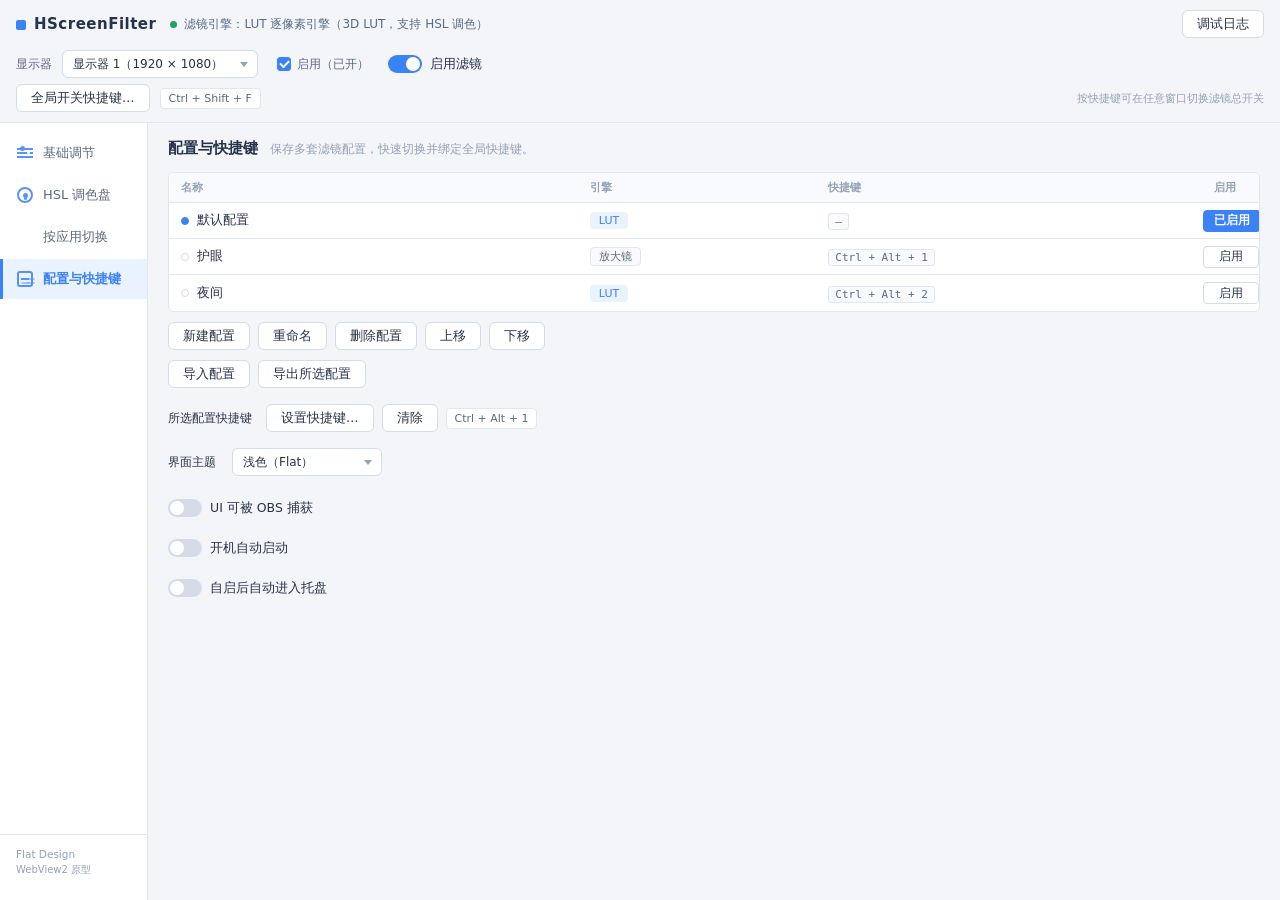
<file: webui/preview-profiles.html>
<!DOCTYPE html>
<html lang="zh-CN">
<head>
<meta charset="UTF-8">
<meta name="viewport" content="width=device-width, initial-scale=1.0">
<title>HScreenFilter · Flat Design 原型</title>
<link rel="stylesheet" href="styles.css">
</head>
<body data-theme="light">
<div id="app">

  <!-- ═══ v2 顶部：品牌 + 引擎状态 + 调试日志 ═══ -->
  <header class="app-header">
    <div class="brand">HScreenFilter</div>
    <div class="engine-status" id="engineStatus">
      <span class="dot"></span>滤镜引擎：LUT 逐像素引擎（3D LUT，支持 HSL 调色）
    </div>
    <button class="btn" id="btnDebug">调试日志</button>
  </header>

  <!-- ═══ 工具栏（两行）：显示器/启用/滤镜总开关 + 全局快捷键 ═══ -->
  <div class="toolbar">
    <div class="toolbar-row">
      <label class="toolbar-label">显示器</label>
      <div class="select-wrap">
        <select id="displaySelect">
          <option>显示器 1（1920 × 1080）</option>
          <option>显示器 2（2560 × 1440）</option>
        </select>
      </div>
      <label class="check-inline" id="displayEnableRow">
        <input type="checkbox" id="displayEnable" checked>
        <span class="checkmark"></span>
        <span class="check-text" id="displayEnableText">启用（已开）</span>
      </label>
      <label class="toggle-inline">
        <input type="checkbox" id="masterEnable" checked>
        <span class="track"><span class="knob"></span></span>
        <span class="toggle-label">启用滤镜</span>
      </label>
    </div>
    <div class="toolbar-row">
      <button class="btn" id="btnGlobalHotkey">全局开关快捷键…</button>
      <span class="hotkey-badge" id="globalHotkeyBadge">Ctrl + Shift + F</span>
      <span class="toolbar-spacer"></span>
      <span class="hint-inline">按快捷键可在任意窗口切换滤镜总开关</span>
    </div>
  </div>

  <!-- ═══ 主区域：左导航 + 右内容 ═══ -->
  <div class="main">
    <nav class="nav" id="nav">
      <button class="nav-item" data-page="base"><span class="nav-ico ico-sliders"></span>基础调节</button>
      <button class="nav-item" data-page="hsl"><span class="nav-ico ico-palette"></span>HSL 调色盘</button>
      <button class="nav-item" data-page="perapp"><span class="nav-ico ico-apps"></span>按应用切换</button>
      <button class="nav-item active" data-page="profiles"><span class="nav-ico ico-config"></span>配置与快捷键</button>
      <div class="nav-foot">Flat Design<br><span class="nav-foot-sub">WebView2 原型</span></div>
    </nav>

    <main class="content">

      <!-- ─────────── 基础调节 ─────────── -->
      <section class="page" id="page-base">
        <div class="page-head">
          <h1>基础调节</h1>
          <p>拖动滑块即可实时调整滤镜的亮度、对比度、色彩和阴影表现。</p>
        </div>
        <div class="slider-group" id="baseSliders">
          <div class="slider-row" data-key="brightness">
            <div class="slider-label"><span>亮度 Brightness</span><input class="num" type="number" value="0"></div>
            <input type="range" class="flat-range" min="-100" max="100" value="0">
          </div>
          <div class="slider-row" data-key="contrast">
            <div class="slider-label"><span>对比度 Contrast</span><input class="num" type="number" value="100"></div>
            <input type="range" class="flat-range" min="0" max="200" value="100">
          </div>
          <div class="slider-row" data-key="saturation">
            <div class="slider-label"><span>鲜艳度 Saturation</span><input class="num" type="number" value="100"></div>
            <input type="range" class="flat-range" min="0" max="200" value="100">
          </div>
          <div class="slider-row" data-key="highlights">
            <div class="slider-label"><span>亮部 Highlights</span><input class="num" type="number" value="0"></div>
            <input type="range" class="flat-range" min="-100" max="100" value="0">
          </div>
          <div class="slider-row" data-key="shadows">
            <div class="slider-label"><span>暗部 Shadows</span><input class="num" type="number" value="0"></div>
            <input type="range" class="flat-range" min="-100" max="100" value="0">
          </div>
          <div class="slider-row" data-key="temperature">
            <div class="slider-label"><span>色温（冷 ← → 暖）</span><input class="num" type="number" value="0"></div>
            <input type="range" class="flat-range" min="-100" max="100" value="0" data-gradient="linear-gradient(to right,#4A90D9,#FFFFFF 50%,#E8862C)">
          </div>
        </div>
        <div class="preset-block">
          <h2>快捷预设</h2>
          <div class="preset-btns">
            <button class="btn preset" data-preset="default">默认值</button>
            <button class="btn preset" data-preset="eye">护眼</button>
            <button class="btn preset" data-preset="night">夜间</button>
            <button class="btn preset" data-preset="vivid">鲜艳</button>
          </div>
        </div>
      </section>

      <!-- ─────────── HSL 调色盘 ─────────── -->
      <section class="page" id="page-hsl">
        <div class="page-head">
          <h1>HSL 调色盘（3D LUT）</h1>
          <p>按色系分别精细调整色相、饱和度、明亮度，各色系互不干扰。</p>
        </div>
        <div class="hsl-options">
          <label class="toggle-row">
            <input type="checkbox" id="lutSwitch" checked>
            <span class="track"><span class="knob"></span></span>
            <span class="toggle-label">LUT 引擎开关 <em>（3D LUT 逐像素引擎，支持 HSL）</em></span>
          </label>
          <label class="toggle-row">
            <input type="checkbox" id="vsyncSwitch">
            <span class="track"><span class="knob"></span></span>
            <span class="toggle-label">垂直同步 V-Sync <em>（防撕裂）</em></span>
          </label>
        </div>
        <div class="hsl-tabs" id="hslTabs">
          <button class="tab active" data-field="0">色相</button>
          <button class="tab" data-field="1">饱和度</button>
          <button class="tab" data-field="2">明亮度</button>
        </div>
        <div class="chip-row" id="channelChips">
          <button class="chip active" data-channel="0"><i style="--c:#8899AA"></i>全部（主）</button>
          <button class="chip" data-channel="1"><i style="--c:#FF0000"></i>红</button>
          <button class="chip" data-channel="2"><i style="--c:#FF8000"></i>橙</button>
          <button class="chip" data-channel="3"><i style="--c:#FFD400"></i>黄</button>
          <button class="chip" data-channel="4"><i style="--c:#22C55E"></i>绿</button>
          <button class="chip" data-channel="5"><i style="--c:#06B6D4"></i>青</button>
          <button class="chip" data-channel="6"><i style="--c:#3B82F6"></i>蓝</button>
          <button class="chip" data-channel="7"><i style="--c:#8B5CF6"></i>紫</button>
          <button class="chip" data-channel="8"><i style="--c:#EC4899"></i>品红</button>
        </div>
        <div class="hsl-sliders" id="hslSliders">
          <!-- JS 渲染 9 个通道 × 当前字段的滑块 -->
        </div>
        <div class="hsl-foot">
          <span class="hsl-hint" id="hslHint">已启用 LUT 引擎：8 个色系可分别精确调整、互不干扰（64³ 3D LUT 逐像素着色器）。</span>
          <button class="btn" id="hslReset">默认值</button>
        </div>
      </section>

      <!-- ─────────── 按应用切换 ─────────── -->
      <section class="page" id="page-perapp">
        <div class="page-head">
          <h1>按应用切换滤镜</h1>
          <p>让滤镜只在指定应用前台时启用，切到其它窗口时自动关闭。</p>
        </div>
        <label class="toggle-row">
          <input type="checkbox" id="perAppSwitch">
          <span class="track"><span class="knob"></span></span>
          <span class="toggle-label">启用按应用切换</span>
        </label>
        <div class="card-table" id="bindingList">
          <div class="table-head"><span class="col-app">检测应用</span><span class="col-cfg">绑定配置</span></div>
          <div class="table-row"><span class="col-app"><i class="proc-ico"></i>chrome.exe</span><span class="col-cfg"><span class="tag">护眼</span></span></div>
          <div class="table-row"><span class="col-app"><i class="proc-ico"></i>Code.exe</span><span class="col-cfg"><span class="tag tag-green">夜间</span></span></div>
          <div class="table-row"><span class="col-app"><i class="proc-ico"></i>Photoshop.exe</span><span class="col-cfg"><span class="tag tag-orange">鲜艳</span></span></div>
          <div class="table-empty" id="bindingEmpty" hidden>尚未添加要检测的应用</div>
        </div>
        <div class="btn-row">
          <button class="btn" id="btnBindingAdd">添加应用…</button>
          <button class="btn" id="btnBindingPick">用当前前台应用添加</button>
          <button class="btn" id="btnBindingEdit">编辑所选</button>
          <button class="btn" id="btnBindingDel">删除所选</button>
        </div>
        <div class="status-line" id="perAppStatus">○ 尚未添加要检测的应用（请点击「添加应用…」）</div>
      </section>

      <!-- ─────────── 配置与快捷键 ─────────── -->
      <section class="page active" id="page-profiles">
        <div class="page-head">
          <h1>配置与快捷键</h1>
          <p>保存多套滤镜配置，快速切换并绑定全局快捷键。</p>
        </div>
        <div class="card-table profile-table" id="profileList">
          <div class="table-head"><span class="col-name">名称</span><span class="col-engine">引擎</span><span class="col-hotkey">快捷键</span><span class="col-check">启用</span></div>
          <div class="table-row" data-profile="0">
            <span class="col-name"><i class="radio-dot on"></i>默认配置</span>
            <span class="col-engine"><span class="tag tag-blue">LUT</span></span>
            <span class="col-hotkey"><span class="hotkey-key">—</span></span>
            <span class="col-check"><button class="btn btn-enable active" data-profile="0">已启用</button></span>
          </div>
          <div class="table-row" data-profile="1">
            <span class="col-name"><i class="radio-dot"></i>护眼</span>
            <span class="col-engine"><span class="tag">放大镜</span></span>
            <span class="col-hotkey"><span class="hotkey-key">Ctrl + Alt + 1</span></span>
            <span class="col-check"><button class="btn btn-enable" data-profile="1">启用</button></span>
          </div>
          <div class="table-row" data-profile="2">
            <span class="col-name"><i class="radio-dot"></i>夜间</span>
            <span class="col-engine"><span class="tag tag-blue">LUT</span></span>
            <span class="col-hotkey"><span class="hotkey-key">Ctrl + Alt + 2</span></span>
            <span class="col-check"><button class="btn btn-enable" data-profile="2">启用</button></span>
          </div>
        </div>
        <div class="btn-row">
          <button class="btn" id="btnProfileNew">新建配置</button>
          <button class="btn" id="btnProfileRename">重命名</button>
          <button class="btn" id="btnProfileDel">删除配置</button>
          <button class="btn" id="btnProfileUp">上移</button>
          <button class="btn" id="btnProfileDown">下移</button>
        </div>
        <div class="btn-row">
          <button class="btn" id="btnProfileImport">导入配置</button>
          <button class="btn" id="btnProfileExport">导出所选配置</button>
        </div>
        <div class="hotkey-block">
          <span class="block-label">所选配置快捷键</span>
          <button class="btn" id="btnHotkeySet">设置快捷键…</button>
          <button class="btn" id="btnHotkeyClear">清除</button>
          <span class="hotkey-badge">Ctrl + Alt + 1</span>
        </div>
        <div class="settings-block">
          <div class="setting-row">
            <span class="block-label">界面主题</span>
            <div class="select-wrap">
              <select id="themeSelect">
                <option value="auto" selected>跟随系统</option>
                <option value="light">浅色（Flat）</option>
                <option value="dark">深色（Flat）</option>
              </select>
            </div>
          </div>
          <label class="toggle-row">
            <input type="checkbox" id="captureSwitch">
            <span class="track"><span class="knob"></span></span>
            <span class="toggle-label">UI 可被 OBS 捕获</span>
          </label>
          <label class="toggle-row">
            <input type="checkbox" id="autoStartSwitch">
            <span class="track"><span class="knob"></span></span>
            <span class="toggle-label">开机自动启动</span>
          </label>
          <label class="toggle-row">
            <input type="checkbox" id="autoTraySwitch">
            <span class="track"><span class="knob"></span></span>
            <span class="toggle-label">自启后自动进入托盘</span>
          </label>
        </div>
      </section>

    </main>
  </div>

  <!-- ═══ 保存条 ═══ -->
  <div class="savebar" id="saveBar" hidden>
    <span class="savebar-text">配置发生改变，是否保存？</span>
    <button class="btn btn-primary" id="btnSaveYes">保存</button>
    <button class="btn" id="btnSaveNo">取消</button>
  </div>
</div>
<script src="app.js"></script>
</body>
</html>
</file>
<file: webui/styles.css>
/* ═══════════════════════════════════════════════════════════
   HScreenFilter · Flat Design (WebView2 原型)
   扁平化：无渐变、无投影、无 3D 效果；纯色块 + 细边框 + 排版。
   ═══════════════════════════════════════════════════════════ */

:root {
  --bg:        #F3F5F9;   /* 窗口底色 */
  --surface:   #FFFFFF;   /* 卡片/控件面 */
  --surface-2: #F8FAFD;   /* 次级面 */
  --border:    #E1E7EF;   /* 1px 细边框 */
  --border-2:  #D3DCE8;
  --text:      #26334A;   /* 主文字 */
  --text-2:    #5A6B82;   /* 次级文字 */
  --text-3:    #93A2B6;   /* 弱文字 */
  --accent:    #3B82F6;   /* 品牌蓝 */
  --accent-h:  #2F6FE0;
  --accent-soft:#EAF2FE;
  --green:     #22A06B;
  --green-soft:#E5F6EF;
  --orange:    #E8862C;
  --orange-soft:#FDF0E3;
  --red:       #D64550;
  --red-soft:  #FCEBEC;
  --nav-w:     148px;
  --r:         6px;       /* 圆角（平角偏方，仅轻微） */
}

[data-theme="dark"] {
  --bg:        #171B22;
  --surface:   #1F2530;
  --surface-2: #252C39;
  --border:    #313B4B;
  --border-2:  #3D4A5F;
  --text:      #E7ECF3;
  --text-2:    #A9B6C7;
  --text-3:    #6E7C90;
  --accent:    #4C8DFF;
  --accent-h:  #63A0FF;
  --accent-soft:#22314B;
  --green:     #3FBF85;
  --green-soft:#1E352B;
  --orange:    #F09950;
  --orange-soft:#3A2B1D;
  --red:       #EF6670;
  --red-soft:  #3A2226;
}

* { margin: 0; padding: 0; box-sizing: border-box; }

html, body { height: 100%; overflow: hidden; }

body {
  font-family: "Microsoft YaHei UI", "Segoe UI", system-ui, sans-serif;
  font-size: 13px;
  color: var(--text);
  background: var(--bg);
  -webkit-font-smoothing: antialiased;
  user-select: none;
}

#app {
  display: flex;
  flex-direction: column;
  height: 100vh;
}

input, select, button { font-family: inherit; }

/* ───────────── 顶部标题栏 ───────────── */
.app-header {
  display: flex;
  align-items: center;
  gap: 14px;
  padding: 10px 16px 6px;
}

.brand {
  font-size: 15px;
  font-weight: 700;
  letter-spacing: .5px;
  color: var(--text);
}
.brand::before {
  content: "";
  display: inline-block;
  width: 10px; height: 10px;
  margin-right: 8px;
  border-radius: 2px;
  background: var(--accent);
  vertical-align: -1px;
}

.engine-status {
  flex: 1;
  font-size: 12px;
  color: var(--text-2);
  display: flex;
  align-items: center;
  gap: 7px;
  white-space: nowrap;
  overflow: hidden;
}
.engine-status .dot {
  width: 7px; height: 7px; border-radius: 50%;
  background: var(--green);
  flex: none;
}

/* ───────────── 工具栏（两行）───────────── */
.toolbar {
  display: flex;
  flex-direction: column;
  gap: 6px;
  padding: 6px 16px 10px;
}
.toolbar-row {
  display: flex;
  align-items: center;
  gap: 10px;
  min-width: 0;
  flex-wrap: wrap;
}
.toolbar-spacer { flex: 1; }
.hint-inline { font-size: 11px; color: var(--text-3); white-space: nowrap; }
.toolbar-label { font-size: 12px; color: var(--text-2); }
.select-wrap { position: relative; }
select {
  appearance: none;
  -webkit-appearance: none;
  height: 28px;
  padding: 0 26px 0 10px;
  font-size: 12px;
  color: var(--text);
  background: var(--surface);
  border: 1px solid var(--border-2);
  border-radius: var(--r);
  outline: none;
  cursor: pointer;
}
select:hover { border-color: var(--accent); }
.select-wrap::after {
  content: "";
  position: absolute;
  right: 10px; top: 50%;
  width: 0; height: 0;
  border-left: 4px solid transparent;
  border-right: 4px solid transparent;
  border-top: 5px solid var(--text-3);
  transform: translateY(-40%);
  pointer-events: none;
}
#displaySelect { width: 196px; }
#themeSelect { width: 150px; }

/* 复选（方形 flat checkbox） */
.check-inline {
  display: inline-flex;
  align-items: center;
  gap: 6px;
  cursor: pointer;
  height: 28px;
  padding: 0 8px;
  border: 1px solid transparent;
  border-radius: var(--r);
}
.check-inline:hover { background: var(--surface); border-color: var(--border); }
.check-inline input { display: none; }
.checkmark {
  width: 14px; height: 14px;
  border: 1.5px solid var(--border-2);
  border-radius: 3px;
  background: var(--surface);
  display: inline-flex;
  align-items: center;
  justify-content: center;
  transition: background .12s, border-color .12s;
}
.check-inline input:checked + .checkmark {
  background: var(--accent);
  border-color: var(--accent);
}
.check-inline input:checked + .checkmark::after {
  content: "";
  width: 7px; height: 4px;
  border-left: 2px solid #fff;
  border-bottom: 2px solid #fff;
  transform: translateY(-1px) rotate(-45deg);
}
.check-text { font-size: 12px; color: var(--text-2); }

/* 开关（flat toggle） */
.toggle-inline, .toggle-row {
  display: inline-flex;
  align-items: center;
  gap: 8px;
  cursor: pointer;
  height: 28px;
}
.toggle-row { margin: 10px 0 0; }
.toggle-inline input, .toggle-row input { display: none; }
.track {
  width: 34px; height: 18px;
  border-radius: 9px;
  background: var(--border-2);
  position: relative;
  flex: none;
  transition: background .15s;
}
.knob {
  position: absolute;
  top: 2px; left: 2px;
  width: 14px; height: 14px;
  border-radius: 50%;
  background: #fff;
  transition: left .15s;
}
input:checked + .track { background: var(--accent); }
input:checked + .track .knob { left: 18px; }
.toggle-label { font-size: 12.5px; color: var(--text); }
.toggle-label em { color: var(--text-3); font-style: normal; font-size: 11.5px; }

.hotkey-badge {
  font-size: 11px;
  color: var(--text-2);
  background: var(--surface);
  border: 1px solid var(--border);
  border-radius: 4px;
  padding: 3px 8px;
  white-space: nowrap;
}

/* ───────────── 按钮（flat）───────────── */
.btn {
  height: 28px;
  padding: 0 14px;
  font-size: 12.5px;
  color: var(--text);
  background: var(--surface);
  border: 1px solid var(--border-2);
  border-radius: var(--r);
  cursor: pointer;
  white-space: nowrap;
  transition: background .12s, border-color .12s, color .12s;
}
.btn:hover { background: var(--surface-2); border-color: var(--accent); color: var(--accent); }
.btn:active { background: var(--accent-soft); }
.btn-primary {
  background: var(--accent);
  border-color: var(--accent);
  color: #fff;
  font-weight: 600;
}
.btn-primary:hover { background: var(--accent-h); border-color: var(--accent-h); color: #fff; }
.btn:disabled { opacity: .45; cursor: default; }

/* ───────────── 主区域布局 ───────────── */
.main {
  flex: 1;
  display: flex;
  min-height: 0;
  border-top: 1px solid var(--border);
}

/* 左导航 */
.nav {
  width: var(--nav-w);
  background: var(--surface);
  border-right: 1px solid var(--border);
  padding: 10px 0;
  display: flex;
  flex-direction: column;
  gap: 2px;
  overflow: hidden;
}
.nav-item {
  display: flex;
  align-items: center;
  gap: 10px;
  height: 40px;
  padding: 0 14px;
  font-size: 13px;
  color: var(--text-2);
  background: transparent;
  border: none;
  border-left: 3px solid transparent;
  text-align: left;
  cursor: pointer;
  transition: background .12s, color .12s;
}
.nav-item:hover { background: var(--surface-2); color: var(--text); }
.nav-item.active {
  background: var(--accent-soft);
  color: var(--accent);
  border-left-color: var(--accent);
  font-weight: 600;
}
.nav-ico {
  width: 16px; height: 16px;
  flex: none;
  opacity: .85;
}
/* 极简 flat 图标：纯色几何块 */
.ico-sliders {
  background:
    linear-gradient(var(--accent), var(--accent)) 0 3px / 16px 2px no-repeat,
    linear-gradient(var(--accent), var(--accent)) 0 7px / 16px 2px no-repeat,
    linear-gradient(var(--accent), var(--accent)) 0 11px / 16px 2px no-repeat;
  position: relative;
}
.ico-sliders::before {
  content: ""; position: absolute; left: 3px; top: 1px;
  width: 5px; height: 5px; border-radius: 50%;
  background: var(--accent); box-shadow: 6px 4px 0 -1px var(--surface);
}
.ico-palette {
  border: 2px solid var(--accent); border-radius: 50%;
  position: relative;
}
.ico-palette::before {
  content: ""; position: absolute; left: 4px; top: 4px;
  width: 5px; height: 5px; border-radius: 50%;
  background: var(--accent);
  box-shadow: 0 3px 0 -1px var(--accent);
}
.ico-apps {
  background: var(--accent);
  position: relative;
  box-shadow: inset 0 8px 0 0 var(--surface), inset 0 -8px 0 0 var(--surface);
  clip-path: polygon(0 0, 100% 0, 100% 100%, 0 100%);
}
.ico-apps::before, .ico-apps::after {
  content: ""; position: absolute; background: var(--surface);
}
.ico-apps::before { left: 0; top: 50%; width: 100%; height: 2px; transform: translateY(-50%); }
.ico-apps::after { left: 50%; top: 0; width: 2px; height: 100%; transform: translateX(-50%); }
.ico-config {
  border: 2px solid var(--accent);
  border-radius: 3px;
  position: relative;
}
.ico-config::before {
  content: ""; position: absolute; left: 2px; top: 5px;
  width: 8px; height: 2px; background: var(--accent);
  box-shadow: 0 4px 0 -0.5px var(--accent), 6px 0 0 -0.5px var(--accent), 6px 4px 0 -0.5px var(--accent);
}
.nav-foot {
  margin-top: auto;
  padding: 12px 16px;
  font-size: 10.5px;
  line-height: 1.5;
  color: var(--text-3);
  border-top: 1px solid var(--border);
}
.nav-foot-sub { font-size: 10px; }

/* 内容区 */
.content {
  flex: 1;
  min-width: 0;
  overflow-y: auto;
  padding: 16px 20px 20px;
}
.page { display: none; }
.page.active { display: block; }

.page-head { display: flex; align-items: baseline; gap: 12px; margin-bottom: 14px; }
.page-head h1 { font-size: 15px; font-weight: 700; }
.page-head p { font-size: 11.5px; color: var(--text-3); }

/* ───────────── 滑块（flat range）───────────── */
.slider-group { display: flex; flex-direction: column; gap: 2px; }
.slider-row { padding: 9px 0; }
.slider-label {
  display: flex;
  align-items: center;
  justify-content: space-between;
  margin-bottom: 7px;
  font-size: 12px;
  color: var(--text);
}
.num {
  width: 52px;
  height: 22px;
  padding: 0 6px;
  font-size: 12px;
  text-align: right;
  color: var(--text);
  background: var(--surface);
  border: 1px solid var(--border);
  border-radius: 4px;
  outline: none;
}
.num:focus { border-color: var(--accent); }

.track-wrap {
  height: 8px;
  border-radius: 4px;
  background: var(--border);
  margin-bottom: -14px; /* 与 range 叠加 */
  pointer-events: none;
}
/* 渐变轨道覆盖：实际渐变由 JS 按值填充，此处为底色 */
.flat-range {
  -webkit-appearance: none;
  appearance: none;
  width: 100%;
  height: 8px;
  border-radius: 4px;
  background: var(--border);
  outline: none;
  cursor: pointer;
  position: relative;
}
.flat-range::-webkit-slider-thumb {
  -webkit-appearance: none;
  width: 14px; height: 14px;
  border-radius: 50%;
  background: var(--surface);
  border: 2px solid var(--accent);
  cursor: grab;
  transition: transform .1s;
}
.flat-range::-webkit-slider-thumb:hover { transform: scale(1.15); }
.flat-range::-webkit-slider-thumb:active { cursor: grabbing; }
.flat-range:focus-visible { outline: 2px solid var(--accent-soft); outline-offset: 2px; }

/* ───────────── 快捷预设 ───────────── */
.preset-block { margin-top: 18px; }
.preset-block h2 { font-size: 13px; margin-bottom: 10px; }
.preset-btns { display: flex; gap: 8px; }
.preset { min-width: 76px; }

/* ───────────── HSL 页 ───────────── */
.hsl-options { display: flex; flex-direction: column; gap: 2px; margin-bottom: 8px; }
.hsl-tabs {
  display: inline-flex;
  background: var(--surface);
  border: 1px solid var(--border);
  border-radius: var(--r);
  padding: 2px;
  margin: 8px 0 12px;
  width: max-content;
}
.tab {
  height: 26px;
  padding: 0 22px;
  font-size: 12.5px;
  color: var(--text-2);
  background: transparent;
  border: none;
  border-radius: 4px;
  cursor: pointer;
}
.tab:hover { color: var(--text); }
.tab.active { background: var(--accent); color: #fff; font-weight: 600; }

.chip-row { display: flex; flex-wrap: wrap; gap: 6px; margin-bottom: 14px; }
.chip {
  display: inline-flex;
  align-items: center;
  gap: 6px;
  height: 26px;
  padding: 0 10px;
  font-size: 12px;
  color: var(--text-2);
  background: var(--surface);
  border: 1px solid var(--border);
  border-radius: 13px;
  cursor: pointer;
  transition: border-color .12s, color .12s, background .12s;
}
.chip i {
  width: 9px; height: 9px;
  border-radius: 50%;
  background: var(--c, #8899AA);
}
.chip:hover { border-color: var(--accent); color: var(--text); }
.chip.active {
  border-color: var(--accent);
  background: var(--accent-soft);
  color: var(--accent);
  font-weight: 600;
}

.hsl-sliders { display: flex; flex-direction: column; gap: 2px; }
.hsl-sliders .slider-row { padding: 8px 0; }
.hsl-sliders .slider-label { margin-bottom: 6px; font-size: 12px; }

.hsl-foot {
  display: flex;
  align-items: center;
  gap: 16px;
  margin-top: 16px;
}
.hsl-hint { flex: 1; font-size: 11px; color: var(--text-3); line-height: 1.5; }

/* ───────────── 卡片表格 ───────────── */
.card-table {
  margin: 12px 0 10px;
  background: var(--surface);
  border: 1px solid var(--border);
  border-radius: var(--r);
  overflow: hidden;
}
.table-head, .table-row {
  display: flex;
  align-items: center;
  padding: 0 12px;
}
.table-head {
  height: 30px;
  font-size: 11px;
  font-weight: 600;
  color: var(--text-3);
  background: var(--surface-2);
  border-bottom: 1px solid var(--border);
}
.table-row { height: 36px; border-bottom: 1px solid var(--border); font-size: 12.5px; }
.table-row:last-child { border-bottom: none; }
.table-row:hover { background: var(--surface-2); }
.col-app { flex: 1.2; display: flex; align-items: center; gap: 8px; }
.col-cfg { flex: 1; }
.col-name { flex: 1.2; display: flex; align-items: center; gap: 8px; }
.col-engine { flex: .7; }
.col-hotkey { flex: 1.1; }
.col-check { width: 44px; text-align: center; }
.proc-ico {
  width: 14px; height: 14px;
  background: var(--accent-soft);
  border: 1.5px solid var(--accent);
  border-radius: 3px;
  flex: none;
}
.radio-dot {
  width: 8px; height: 8px;
  border-radius: 50%;
  border: 1.5px solid var(--border-2);
  flex: none;
}
.radio-dot.on { background: var(--accent); border-color: var(--accent); }
.tag {
  display: inline-block;
  font-size: 11px;
  color: var(--text-2);
  background: var(--surface-2);
  border: 1px solid var(--border);
  border-radius: 4px;
  padding: 1px 8px;
}
.tag-blue  { color: var(--accent); background: var(--accent-soft); border-color: transparent; }
.tag-green { color: var(--green);  background: var(--green-soft);  border-color: transparent; }
.tag-orange{ color: var(--orange); background: var(--orange-soft); border-color: transparent; }
.hotkey-key {
  font-size: 11px;
  color: var(--text-2);
  background: var(--surface-2);
  border: 1px solid var(--border);
  border-radius: 3px;
  padding: 1px 6px;
  font-family: Consolas, monospace;
}
.row-check { accent-color: var(--accent); width: 14px; height: 14px; cursor: pointer; }
.table-empty { padding: 16px; text-align: center; font-size: 12px; color: var(--text-3); }

/* ───────────── 按钮行 / 状态行 ───────────── */
.btn-row { display: flex; gap: 8px; margin-top: 10px; flex-wrap: wrap; }
.status-line {
  margin-top: 14px;
  font-size: 11.5px;
  color: var(--text-2);
  padding: 8px 12px;
  background: var(--surface);
  border: 1px solid var(--border);
  border-radius: var(--r);
}
.status-line::before { content: "● "; color: var(--text-3); }

/* ───────────── 配置页 ───────────── */
.hotkey-block {
  display: flex;
  align-items: center;
  gap: 8px;
  margin-top: 16px;
}
.block-label { font-size: 12px; color: var(--text); margin-right: 6px; }
.settings-block { margin-top: 16px; display: flex; flex-direction: column; gap: 2px; }
.setting-row { display: flex; align-items: center; gap: 10px; margin-bottom: 6px; }

/* ───────────── 配置启用按钮（n选1）───────────── */
.btn-enable {
  height: 22px;
  padding: 0 10px;
  font-size: 11.5px;
  border-radius: 4px;
  min-width: 56px;
}
.btn-enable.active {
  background: var(--accent);
  border-color: var(--accent);
  color: #fff;
  font-weight: 600;
}
.btn-enable.active:hover { background: var(--accent-h); border-color: var(--accent-h); color: #fff; }

/* ───────────── 保存条 ───────────── */
.savebar[hidden] { display: none; }
.savebar {
  position: absolute;
  left: 50%;
  bottom: 18px;
  transform: translateX(-50%);
  display: flex;
  align-items: center;
  gap: 10px;
  padding: 10px 16px;
  background: var(--surface);
  border: 1px solid var(--border-2);
  border-radius: var(--r);
  z-index: 50;
  box-shadow: 0 0 0 4px rgba(0,0,0,.03); /* 扁平化：仅一层极浅的描边感 */
}
.savebar-text { font-size: 12.5px; color: var(--text); }
#app { position: relative; }

/* 滚动条（扁平） */
::-webkit-scrollbar { width: 9px; }
::-webkit-scrollbar-track { background: transparent; }
::-webkit-scrollbar-thumb { background: var(--border-2); border-radius: 5px; border: 2px solid var(--bg); }
::-webkit-scrollbar-thumb:hover { background: var(--text-3); }
</file>
<file: webui2/styles.css>
/* ═══════════════════════════════════════════════════════════
   HScreenFilter 界面样式 · Apple 风格

   - 分组卡片（grouped inset）：白色圆角卡片浮在浅灰底上，行与行用缩进细线分隔
   - 强调色：系统蓝（选中 / 主按钮 / 滑块填充）；开关用系统绿
   - 圆角分级：控件 8 · 卡片 12 · 工具栏/弹窗 14 · 开关与标签为胶囊
   - 填充色：按钮 / 下拉 / 分段控件都用同一组半透明灰，深浅色通用
   ═══════════════════════════════════════════════════════════ */

:root {
  --bg:          #F2F2F7;
  --group:       #FFFFFF;
  --sep:         rgba(60, 60, 67, .16);
  --label:       #000000;
  --label-2:     #6C6C70;
  --label-3:     #8E8E93;

  --accent:      #007AFF;
  --accent-h:    #006EE6;
  --accent-soft: rgba(0, 122, 255, .12);
  --on-accent:   #FFFFFF;
  --focus:       rgba(0, 122, 255, .5);

  --fill-1:      rgba(120, 120, 128, .12);
  --fill-2:      rgba(120, 120, 128, .18);
  --fill-3:      rgba(120, 120, 128, .26);
  --track:       rgba(120, 120, 128, .22);
  --switch-off:  rgba(120, 120, 128, .32);
  --seg-thumb:   #FFFFFF;

  --green:       #34C759;
  --orange:      #FF9500;
  --warn-text:   #B25000;
  --red:         #FF3B30;

  --overlay:     rgba(0, 0, 0, .28);
  --shadow-knob: 0 1px 3px rgba(0, 0, 0, .3);
  --shadow-pop:  0 20px 50px rgba(0, 0, 0, .22);

  --r-s: 8px;
  --r-m: 12px;
  --r-l: 14px;
  --nav-w: 164px;
  color-scheme: light;
}

[data-theme="dark"] {
  --bg:          #1C1C1E;
  --group:       #2C2C2E;
  --sep:         rgba(84, 84, 88, .65);
  --label:       #FFFFFF;
  --label-2:     #AEAEB2;
  --label-3:     #8E8E93;

  --accent:      #0A84FF;
  --accent-h:    #409CFF;
  --accent-soft: rgba(10, 132, 255, .22);
  --focus:       rgba(10, 132, 255, .6);

  --fill-1:      rgba(120, 120, 128, .24);
  --fill-2:      rgba(120, 120, 128, .32);
  --fill-3:      rgba(120, 120, 128, .42);
  --track:       rgba(120, 120, 128, .4);
  --switch-off:  rgba(120, 120, 128, .4);
  --seg-thumb:   #636366;

  --green:       #30D158;
  --orange:      #FF9F0A;
  --warn-text:   #FF9F0A;
  --red:         #FF453A;

  --overlay:     rgba(0, 0, 0, .5);
  color-scheme: dark;
}

/* 脚本接管主题之前（body 仍是 auto）先跟随系统，避免深色下闪白 */
@media (prefers-color-scheme: dark) {
  body[data-theme="auto"] {
    --bg: #1C1C1E; --group: #2C2C2E; --sep: rgba(84, 84, 88, .65);
    --label: #FFFFFF; --label-2: #AEAEB2; --label-3: #8E8E93;
    --accent: #0A84FF; --accent-h: #409CFF; --accent-soft: rgba(10, 132, 255, .22); --focus: rgba(10, 132, 255, .6);
    --fill-1: rgba(120, 120, 128, .24); --fill-2: rgba(120, 120, 128, .32); --fill-3: rgba(120, 120, 128, .42);
    --track: rgba(120, 120, 128, .4); --switch-off: rgba(120, 120, 128, .4); --seg-thumb: #636366;
    --green: #30D158; --orange: #FF9F0A; --warn-text: #FF9F0A; --red: #FF453A;
    --overlay: rgba(0, 0, 0, .5);
    color-scheme: dark;
  }
}

* { margin: 0; padding: 0; box-sizing: border-box; }
[hidden] { display: none !important; }
html, body { height: 100%; overflow: hidden; }

body {
  font-family: -apple-system, "SF Pro Text", "PingFang SC", "Segoe UI Variable Text", "Segoe UI", "Microsoft YaHei UI", system-ui, sans-serif;
  font-size: 13px;
  line-height: 1.45;
  color: var(--label);
  background: var(--bg);
  -webkit-font-smoothing: antialiased;
  user-select: none;
}

#app { position: relative; display: flex; flex-direction: column; height: 100vh; }

input, select, button { font: inherit; color: inherit; }
button { cursor: pointer; }
:focus-visible { outline: 3px solid var(--focus); outline-offset: 1px; }

/* ───────────── 标题栏（整条可拖动，按钮除外）───────────── */
.app-header {
  flex: none;
  display: flex;
  align-items: center;
  gap: 14px;
  height: 44px;
  padding: 0 150px 0 20px;
  -webkit-app-region: drag;
}
.app-header .btn, .app-header .fps-badge { -webkit-app-region: no-drag; }
.header-spacer { flex: 1; min-width: 0; }

.brand { display: flex; align-items: center; gap: 8px; font-size: 14px; font-weight: 600; }
.brand-mark { width: 18px; height: 18px; flex: none; color: var(--accent); }

.engine-status {
  min-width: 0;
  display: flex;
  align-items: center;
  gap: 7px;
  font-size: 12px;
  color: var(--label-2);
  white-space: nowrap;
}
.engine-status .dot { width: 8px; height: 8px; border-radius: 50%; background: var(--green); flex: none; transition: background .2s; }
.engine-status .engine-text { min-width: 0; overflow: hidden; text-overflow: ellipsis; }

/* 色彩管道：只读说明，淡色小字 */
.color-mode-badge { font-size: 12px; color: var(--label-3); white-space: nowrap; }
.color-mode-badge.hdr-on { color: var(--accent); font-weight: 600; }

.fps-badge {
  min-width: 66px;
  padding: 2px 10px;
  font-size: 12px;
  font-variant-numeric: tabular-nums;
  text-align: center;
  white-space: nowrap;
  color: var(--label-2);
  background: var(--fill-1);
  border-radius: 999px;
}

/* ───────────── 工具栏：悬浮圆角条 ───────────── */
.toolbar {
  flex: none;
  display: flex;
  align-items: center;
  flex-wrap: wrap;
  gap: 8px 14px;
  margin: 0 16px 8px;
  padding: 10px 16px;
  background: var(--group);
  border-radius: var(--r-l);
}
.tb-end { display: flex; align-items: center; flex-wrap: wrap; gap: 8px 10px; margin-left: auto; }
.tb-sep { width: 1px; height: 20px; margin: 0 4px; background: var(--sep); }
.toolbar-label { font-size: 12px; color: var(--label-2); }

/* 快捷键：键帽 */
.hotkey-badge, .hotkey-key {
  display: inline-block;
  padding: 1px 8px;
  font-size: 12px;
  font-weight: 500;
  line-height: 1.5;
  color: var(--label-2);
  white-space: nowrap;
  background: var(--fill-1);
  border-radius: 6px;
}
.hotkey-key { padding: 0 7px; font-size: 11.5px; }
.hotkey-none { color: var(--label-3); }

/* ───────────── 表单控件 ───────────── */
.select-wrap { position: relative; }
select {
  appearance: none;
  -webkit-appearance: none;
  height: 30px;
  padding: 0 28px 0 12px;
  font-size: 13px;
  color: var(--label);
  background: var(--fill-1);
  border: 0;
  border-radius: var(--r-s);
  cursor: pointer;
  transition: background .12s;
}
select:hover { background: var(--fill-2); }
select option { color: #000; background: #fff; }
.select-wrap::after {
  content: "";
  position: absolute;
  right: 12px; top: 50%;
  width: 6px; height: 6px;
  border-right: 1.5px solid var(--label-2);
  border-bottom: 1.5px solid var(--label-2);
  transform: translateY(-70%) rotate(45deg);
  pointer-events: none;
}
#displaySelect { width: 190px; }
#profileSelect { width: 150px; }
#themeSelect   { width: 140px; }

/* 开关（系统绿）。原生 input 视觉隐藏但保留键盘焦点 */
.toggle-inline, .toggle-row { position: relative; display: inline-flex; align-items: center; gap: 10px; height: 30px; cursor: pointer; }
.toggle-inline input, .toggle-row input { position: absolute; opacity: 0; width: 1px; height: 1px; pointer-events: none; }
.toggle-inline input:focus-visible + .track,
.toggle-row input:focus-visible + .track { outline: 3px solid var(--focus); outline-offset: 2px; }
.track {
  position: relative;
  flex: none;
  width: 38px; height: 22px;
  border-radius: 11px;
  background: var(--switch-off);
  transition: background .2s;
}
.knob {
  position: absolute;
  top: 2px; left: 2px;
  width: 18px; height: 18px;
  border-radius: 50%;
  background: #fff;
  box-shadow: var(--shadow-knob);
  transition: left .2s;
}
input:checked + .track { background: var(--green); }
input:checked + .track .knob { left: 18px; }
.toggle-label { font-size: 13px; color: var(--label); }
.check-text { font-size: 12.5px; color: var(--label-2); }

.master-toggle { gap: 12px; }
.master-toggle .track { width: 46px; height: 28px; border-radius: 14px; }
.master-toggle .knob { top: 2px; left: 2px; width: 24px; height: 24px; }
.master-toggle input:checked + .track .knob { left: 20px; }
.master-toggle .toggle-label { font-size: 15px; font-weight: 600; }

/* 被锁住的开关（如 HDR 下的 LUT）：仍显示为开，但不接受点击 */
.toggle-row input:disabled + .track { opacity: .5; cursor: not-allowed; }
.toggle-row:has(input:disabled) { cursor: not-allowed; }

/* ───────────── 按钮 ───────────── */
.btn {
  height: 30px;
  padding: 0 14px;
  font-size: 13px;
  font-weight: 500;
  white-space: nowrap;
  color: var(--label);
  background: var(--fill-1);
  border: 0;
  border-radius: var(--r-s);
  transition: background .12s, color .12s;
}
.btn:hover { background: var(--fill-2); }
.btn:active { background: var(--fill-3); }
.btn:disabled { opacity: .4; cursor: default; }
.btn:disabled:hover { background: var(--fill-1); }
.btn.flash { background: var(--accent); color: var(--on-accent); }

.btn-primary { color: var(--on-accent); background: var(--accent); }
.btn-primary:hover { background: var(--accent-h); }
.btn-primary:active { background: var(--accent-h); }

/* 文字按钮：蓝字，悬停才出现底色 */
.btn-quiet { padding: 0 10px; color: var(--accent); background: transparent; }
.btn-quiet:hover { background: var(--accent-soft); }
.btn-quiet:active { background: var(--accent-soft); }
.btn-quiet:disabled:hover { background: transparent; }

/* ───────────── 主区域：侧栏 + 内容 ───────────── */
.main { flex: 1; min-height: 0; display: flex; }

.nav { flex: none; width: var(--nav-w); display: flex; flex-direction: column; gap: 2px; padding: 4px 8px 16px 16px; }
.nav-item {
  display: flex;
  align-items: center;
  gap: 10px;
  height: 34px;
  padding: 0 10px;
  font-size: 13px;
  text-align: left;
  color: var(--label);
  background: transparent;
  border: 0;
  border-radius: var(--r-s);
  transition: background .12s;
}
.nav-item:hover { background: var(--fill-1); }
.nav-item.active { background: var(--accent); color: var(--on-accent); }
.nav-item.pinned { margin-top: auto; }
.nav-ico { width: 16px; height: 16px; flex: none; fill: none; stroke: currentColor; stroke-width: 1.4; stroke-linecap: round; stroke-linejoin: round; }
.nav-item:not(.active) .nav-ico { color: var(--accent); }
.nav-gap { height: 10px; flex: none; }

.content { flex: 1; min-width: 0; overflow-y: auto; padding: 4px 24px 40px 8px; }
.page { display: none; max-width: 960px; }
.page.active { display: block; }

.page-head { margin: 4px 0 16px 4px; }
.page-head h1 { font-size: 22px; font-weight: 700; line-height: 1.3; }
.page-head p { margin-top: 2px; font-size: 12.5px; color: var(--label-2); }

/* ───────────── 分组卡片 ───────────── */
.group { background: var(--group); border-radius: var(--r-m); overflow: hidden; }
.group-title { margin: 20px 0 8px 4px; font-size: 13px; font-weight: 600; color: var(--label-2); }
.group-title:first-child { margin-top: 0; }
.group-title small { margin-left: 8px; font-size: 12px; font-weight: 400; color: var(--label-3); }
.group-foot { margin: 8px 4px 0; font-size: 12px; line-height: 1.5; color: var(--label-2); min-height: 18px; }
.group + .group, .group + .group-title { margin-top: 12px; }
.group + .group-title { margin-top: 20px; }

/* 行：左文案、右控件，缩进细线分隔 */
.row {
  position: relative;
  display: flex;
  align-items: center;
  justify-content: space-between;
  gap: 16px;
  width: 100%;
  min-height: 48px;
  padding: 6px 16px;
}
.row + .row::before { content: ""; position: absolute; top: 0; left: 16px; right: 0; height: 1px; background: var(--sep); }
.row-label { font-size: 13px; color: var(--label); }
.row-ctl { display: flex; align-items: center; flex-wrap: wrap; gap: 8px; }
.group > .toggle-row { flex-direction: row-reverse; height: auto; margin: 0; }

/* ───────────── 滑块 ───────────── */
.slider-group {
  display: grid;
  grid-template-columns: repeat(auto-fill, minmax(260px, 1fr));
  column-gap: 40px;
  padding: 8px 20px 12px;
}
.slider-row { min-width: 0; padding: 8px 0 4px; }
.slider-label {
  display: flex;
  align-items: baseline;
  justify-content: space-between;
  gap: 12px;
  margin-bottom: 2px;
  font-size: 13px;
}
.slider-label > span { min-width: 0; line-height: 1.4; }
.slider-label .en, .slider-label .note { margin-left: 6px; font-size: 11.5px; color: var(--label-3); }
.slider-label .swatch { display: inline-block; width: 10px; height: 10px; margin-right: 8px; border-radius: 50%; background: var(--c, var(--label-3)); }

/* 数值：平时只是数字，悬停 / 聚焦才出现输入框 */
.num {
  width: 52px; height: 24px;
  padding: 0 6px;
  flex: none;
  font-size: 13px;
  font-variant-numeric: tabular-nums;
  text-align: right;
  color: var(--label);
  background: transparent;
  border: 0;
  border-radius: 6px;
  outline: none;
  appearance: textfield;
  -moz-appearance: textfield;
}
.num::-webkit-inner-spin-button, .num::-webkit-outer-spin-button { -webkit-appearance: none; margin: 0; }
.num:hover { background: var(--fill-1); }
.num:focus { background: var(--fill-1); box-shadow: 0 0 0 2px var(--accent); }
.num:disabled { color: var(--label-3); background: transparent; box-shadow: none; }

/* 轨道由 app.js 写入 --rng：默认值 → 当前值用系统蓝填充，或整条渐变（色温 / HSL）。
   .rng::before 是默认值刻度，--t 为其位置（0~1）。滑块宽 20px，与 app.js 的 THUMB_W 一致。 */
.rng { position: relative; height: 24px; }
.rng::before {
  content: "";
  position: absolute;
  top: 6px; bottom: 6px;
  left: calc(10px + var(--t, .5) * (100% - 20px));
  width: 2px;
  margin-left: -1px;
  background: var(--label-3);
  border-radius: 1px;
  pointer-events: none;
}
.flat-range {
  position: relative;
  display: block;
  width: 100%;
  height: 24px;
  margin: 0;
  background: transparent;
  outline: none;
  cursor: pointer;
  -webkit-appearance: none;
  appearance: none;
}
.flat-range::-webkit-slider-runnable-track { height: 6px; border-radius: 3px; background: var(--rng, var(--track)); }
.flat-range::-webkit-slider-thumb {
  -webkit-appearance: none;
  width: 20px; height: 20px;
  margin-top: -7px;
  border: 0;
  border-radius: 50%;
  background: #fff;
  box-shadow: 0 1px 4px rgba(0, 0, 0, .35), 0 0 0 .5px rgba(0, 0, 0, .1);
  cursor: grab;
}
.flat-range:active::-webkit-slider-thumb { cursor: grabbing; }
.flat-range:focus-visible::-webkit-slider-thumb { box-shadow: 0 1px 4px rgba(0, 0, 0, .35), 0 0 0 3px var(--focus); }
.flat-range:disabled { cursor: not-allowed; }
.flat-range:disabled::-webkit-slider-thumb { background: #E5E5EA; cursor: not-allowed; }

/* ───────────── 基础调节页：左调整 · 右预设 ───────────── */
.base-layout { display: grid; grid-template-columns: minmax(0, 1fr) 264px; gap: 24px; align-items: start; }
.side-panel { position: sticky; top: 0; padding: 16px; background: var(--group); border-radius: var(--r-m); }
.side-panel h2 { font-size: 15px; font-weight: 600; }
.preset-group-label { margin: 14px 0 6px; font-size: 12px; color: var(--label-2); }
.preset-group-label:first-of-type { margin-top: 10px; }
.preset-btns { display: grid; grid-template-columns: 1fr 1fr; gap: 6px; }
.preset { width: 100%; padding: 0 6px; overflow: hidden; text-overflow: ellipsis; }
.side-panel .advanced-hint { margin-top: 12px; }

@media (max-width: 880px) {
  .base-layout { grid-template-columns: minmax(0, 1fr); }
  .side-panel { position: static; }
  .preset-btns { grid-template-columns: repeat(auto-fill, minmax(104px, 1fr)); }
}
/* 650 宽的新窗口下把「DXGI 桌面复制 · SDR」说明让位给引擎状态，避免状态被截成「滤镜...」 */
@media (max-width: 720px) {
  .color-mode-badge { display: none; }
}

.advanced-block { margin-top: 20px; }
.advanced-block.advanced-disabled .slider-row { opacity: .5; pointer-events: none; }
.advanced-block.advanced-disabled .advanced-hint { color: var(--warn-text); }
.advanced-hint { font-size: 12px; line-height: 1.5; color: var(--label-2); white-space: pre-line; }
.advanced-block .advanced-hint { margin: 8px 4px 0; min-height: 18px; }

/* ───────────── HSL 页 ───────────── */
.hsl-lut .row-ctl { flex: none; }
.hsl-bar { display: flex; align-items: center; justify-content: space-between; gap: 12px; margin: 16px 0 12px; }

/* 分段控件：灰色凹槽 + 白色滑块 */
.hsl-tabs { display: inline-flex; padding: 2px; background: var(--fill-1); border-radius: 9px; }
.tab {
  height: 28px;
  padding: 0 22px;
  font-size: 13px;
  font-weight: 500;
  color: var(--label-2);
  background: transparent;
  border: 0;
  border-radius: 7px;
  transition: background .15s, color .15s;
}
.tab:hover { color: var(--label); }
.tab.active { color: var(--label); background: var(--seg-thumb); box-shadow: 0 1px 3px rgba(0, 0, 0, .18), 0 0 0 .5px rgba(0, 0, 0, .04); }

.chip-row { display: flex; flex-wrap: wrap; gap: 6px; margin-bottom: 12px; }
.chip {
  display: inline-flex;
  align-items: center;
  gap: 7px;
  height: 28px;
  padding: 0 12px 0 9px;
  font-size: 12.5px;
  color: var(--label);
  background: var(--group);
  border: 0;
  border-radius: 999px;
  transition: background .12s, color .12s;
}
.chip i { width: 10px; height: 10px; border-radius: 50%; background: var(--c, var(--label-3)); }
.chip:hover { background: var(--fill-2); }
.chip.active { background: var(--accent); color: var(--on-accent); }

/* ───────────── 列表（配置 / 应用绑定）───────────── */
.table-head, .table-row { display: flex; align-items: center; padding: 0 16px; }
.table-head { height: 32px; font-size: 12px; color: var(--label-2); border-bottom: 1px solid var(--sep); }
.table-row { height: 44px; font-size: 13px; cursor: default; transition: background .1s; }
.table-row + .table-row { border-top: 1px solid var(--sep); }
.table-row:hover { background: var(--fill-1); }
.table-row.selected { background: var(--accent-soft); }
.table-row.selected .col-name, .table-row.selected .col-app { font-weight: 600; }
.col-app    { flex: 1.2; display: flex; align-items: center; gap: 10px; min-width: 0; }
.col-cfg    { flex: 1; }
.col-name   { flex: 1.2; display: flex; align-items: center; gap: 10px; min-width: 0; }
.col-engine { flex: .7; }
.col-hotkey { flex: 1.1; }
.col-check  { width: 80px; }

.proc-ico { flex: none; width: 14px; height: 14px; border: 1.5px solid var(--label-3); border-top-width: 3.5px; border-radius: 3px; }
.radio-dot { flex: none; width: 10px; height: 10px; border: 1.5px solid var(--label-3); border-radius: 50%; }
.radio-dot.on { background: var(--accent); border-color: var(--accent); }

.tag { display: inline-block; padding: 0 9px; font-size: 12px; line-height: 1.7; color: var(--label-2); background: var(--fill-1); border-radius: 999px; }
.tag-strong { color: var(--accent); background: var(--accent-soft); font-weight: 600; }
.table-empty { padding: 24px 16px; text-align: center; font-size: 12.5px; color: var(--label-3); }

/* 列表底部操作条（类似 macOS 列表下方的 + − 条）*/
.list-actions { display: flex; flex-wrap: wrap; align-items: center; gap: 2px; padding: 6px 8px; border-top: 1px solid var(--sep); }
.list-actions .sp { flex: 1; }

.btn-enable { height: 24px; min-width: 60px; padding: 0 10px; font-size: 12px; border-radius: 999px; }
.profile-table .btn-enable { margin-left: -6px; }
.btn-enable.active { color: var(--on-accent); background: var(--accent); }
.btn-enable.active:hover { background: var(--accent-h); }

.hotkey-hint-line.hotkey-capturing, .hotkey-capturing { color: var(--warn-text); font-weight: 600; }

/* ───────────── 保存条：深色半透明胶囊 ───────────── */
.savebar {
  position: absolute;
  left: 50%;
  bottom: 20px;
  transform: translateX(-50%);
  z-index: 50;
  display: flex;
  align-items: center;
  gap: 8px;
  padding: 10px 10px 10px 18px;
  color: #fff;
  background: rgba(44, 44, 46, .92);
  -webkit-backdrop-filter: blur(20px);
  backdrop-filter: blur(20px);
  border-radius: var(--r-l);
  box-shadow: var(--shadow-pop);
}
.savebar-text { margin-right: 8px; font-size: 12.5px; white-space: pre-line; }
.savebar .btn { height: 30px; color: #fff; background: rgba(255, 255, 255, .16); }
.savebar .btn:hover { background: rgba(255, 255, 255, .24); }
.savebar .btn-primary { background: #0A84FF; }
.savebar .btn-primary:hover { background: #409CFF; }

/* ───────────── 弹窗 ───────────── */
.modal-overlay {
  position: absolute;
  inset: 0;
  z-index: 100;
  display: none;
  align-items: center;
  justify-content: center;
  background: var(--overlay);
  -webkit-backdrop-filter: blur(6px);
  backdrop-filter: blur(6px);
}
.modal-overlay.show { display: flex; }
.modal {
  width: 380px;
  max-width: calc(100% - 32px);
  padding: 22px 22px 18px;
  background: var(--group);
  border-radius: var(--r-l);
  box-shadow: var(--shadow-pop);
}
.modal h3 { margin-bottom: 14px; font-size: 16px; font-weight: 600; }
.modal-field { margin-bottom: 12px; }
.modal-field label { display: block; margin-bottom: 4px; font-size: 12px; color: var(--label-2); }
.modal-field input, .modal-field select {
  width: 100%;
  height: 32px;
  padding: 0 10px;
  font-size: 13px;
  color: var(--label);
  background: var(--fill-1);
  border: 0;
  border-radius: var(--r-s);
  outline: none;
  user-select: text;
}
.modal-field input:focus, .modal-field select:focus { box-shadow: 0 0 0 2px var(--accent); }
.modal-actions { display: flex; justify-content: flex-end; gap: 8px; margin-top: 18px; }
.modal-actions .btn { height: 32px; padding: 0 18px; }
.modal-hint { margin-bottom: 8px; font-size: 12.5px; color: var(--label-2); }
.modal-warning { max-height: 58vh; overflow: auto; font-size: 12.5px; line-height: 1.65; }
.modal-warning p { margin: 0 0 8px; }
.modal-warning ul { margin: 0 0 8px 18px; }
.modal-warning li { margin-bottom: 3px; }
.modal-check { display: flex; align-items: center; gap: 8px; margin-top: 12px; font-size: 12.5px; color: var(--label-2); }
.modal-check input { accent-color: var(--accent); }

/* ───────────── 前台拾取倒计时 ───────────── */
.countdown-banner {
  position: absolute;
  left: 50%; top: 50%;
  z-index: 90;
  transform: translate(-50%, -50%);
  min-width: 210px;
  padding: 22px 30px;
  text-align: center;
  background: var(--group);
  border-radius: var(--r-l);
  box-shadow: var(--shadow-pop);
}
.countdown-banner .cd-num { font-size: 46px; font-weight: 600; line-height: 1.1; color: var(--accent); font-variant-numeric: tabular-nums; }
.countdown-banner .cd-text { margin-top: 4px; font-size: 12.5px; color: var(--label-2); }

/* ───────────── 滚动条 ───────────── */
::-webkit-scrollbar { width: 12px; }
::-webkit-scrollbar-track { background: transparent; }
::-webkit-scrollbar-thumb { background: var(--fill-3); border-radius: 6px; border: 3px solid var(--bg); }
::-webkit-scrollbar-thumb:hover { background: var(--label-3); }

/* ───────────── 动效：只保留“回应操作”的几处 ───────────── */
@keyframes hsFade  { from { opacity: 0; } to { opacity: 1; } }
@keyframes hsRise  { from { opacity: 0; transform: translate(-50%, 10px); } to { opacity: 1; transform: translate(-50%, 0); } }
@keyframes hsBlink { 50% { opacity: .45; } }
.modal-overlay.show { animation: hsFade .15s ease; }
.savebar { animation: hsRise .2s ease; }
.hotkey-capturing { animation: hsBlink 1s infinite; }

@media (prefers-reduced-motion: reduce) {
  *, *::before, *::after { animation: none !important; transition: none !important; }
}
</file>
